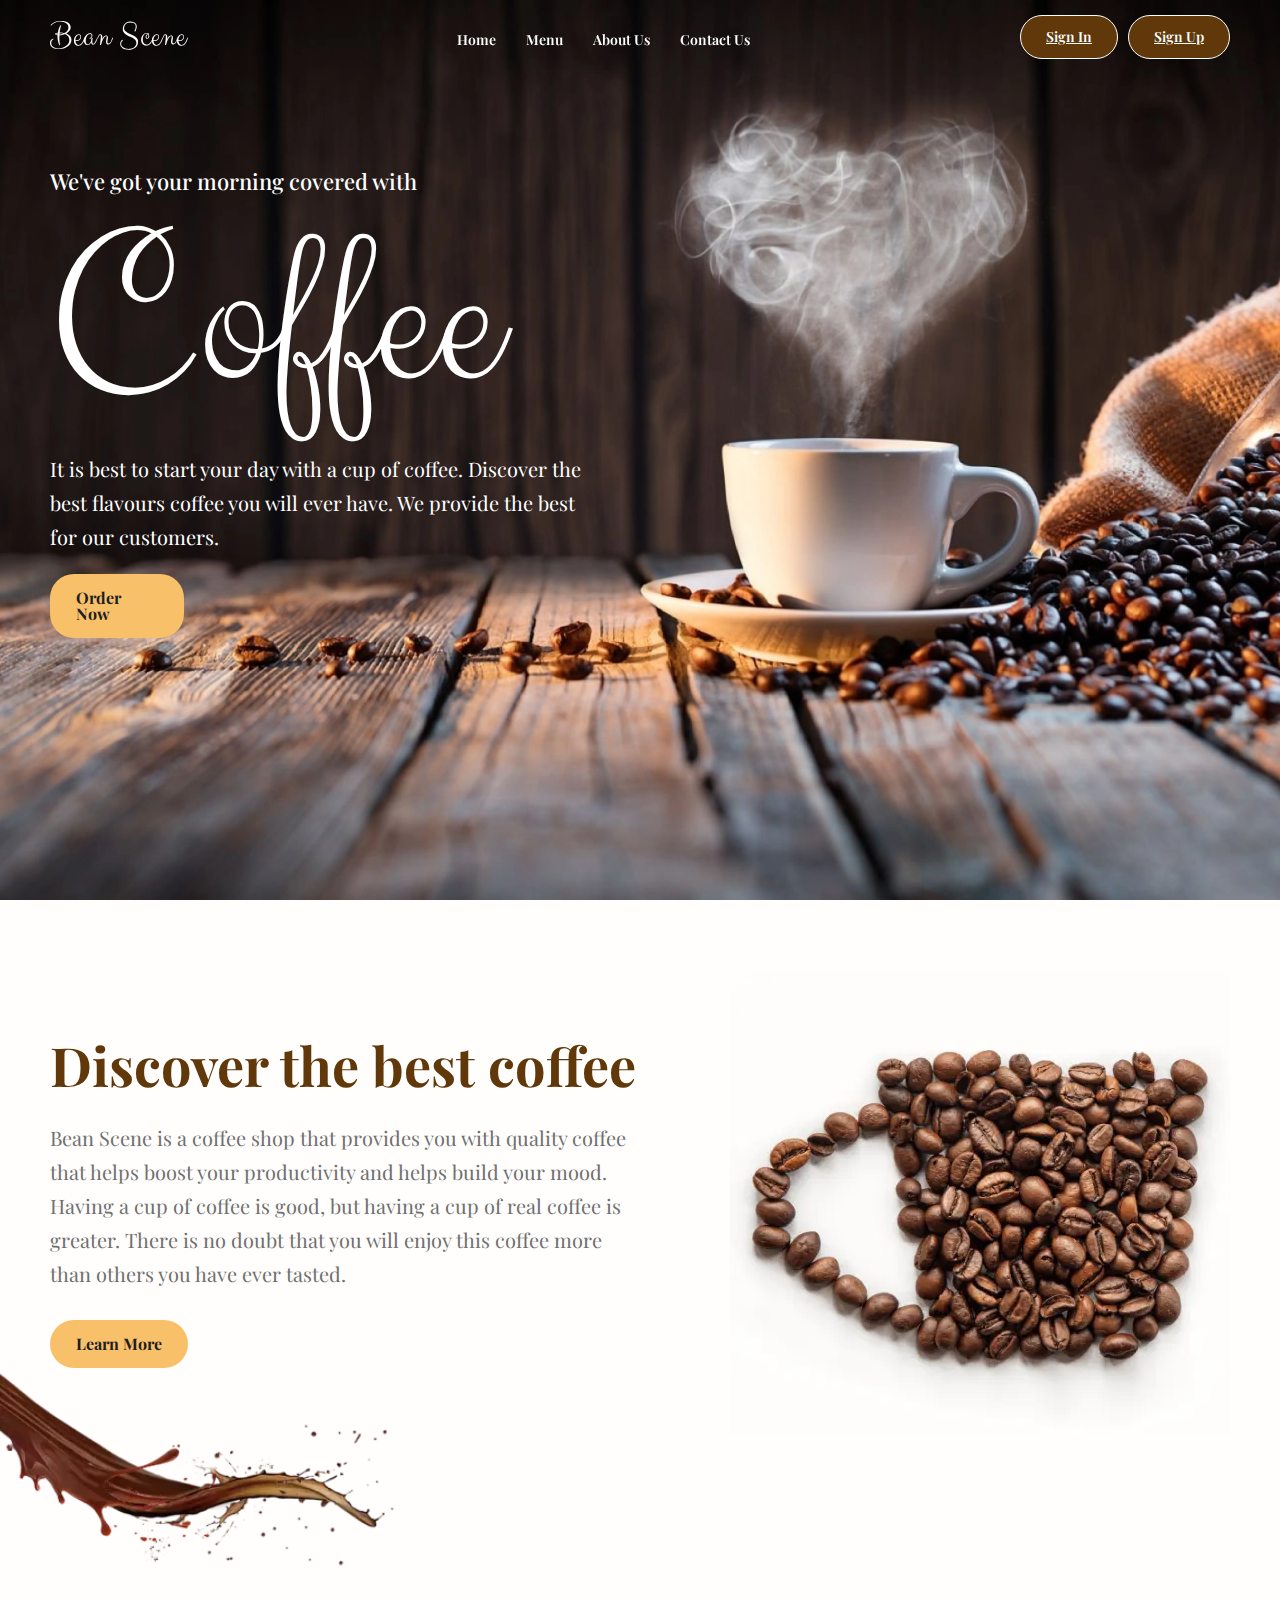
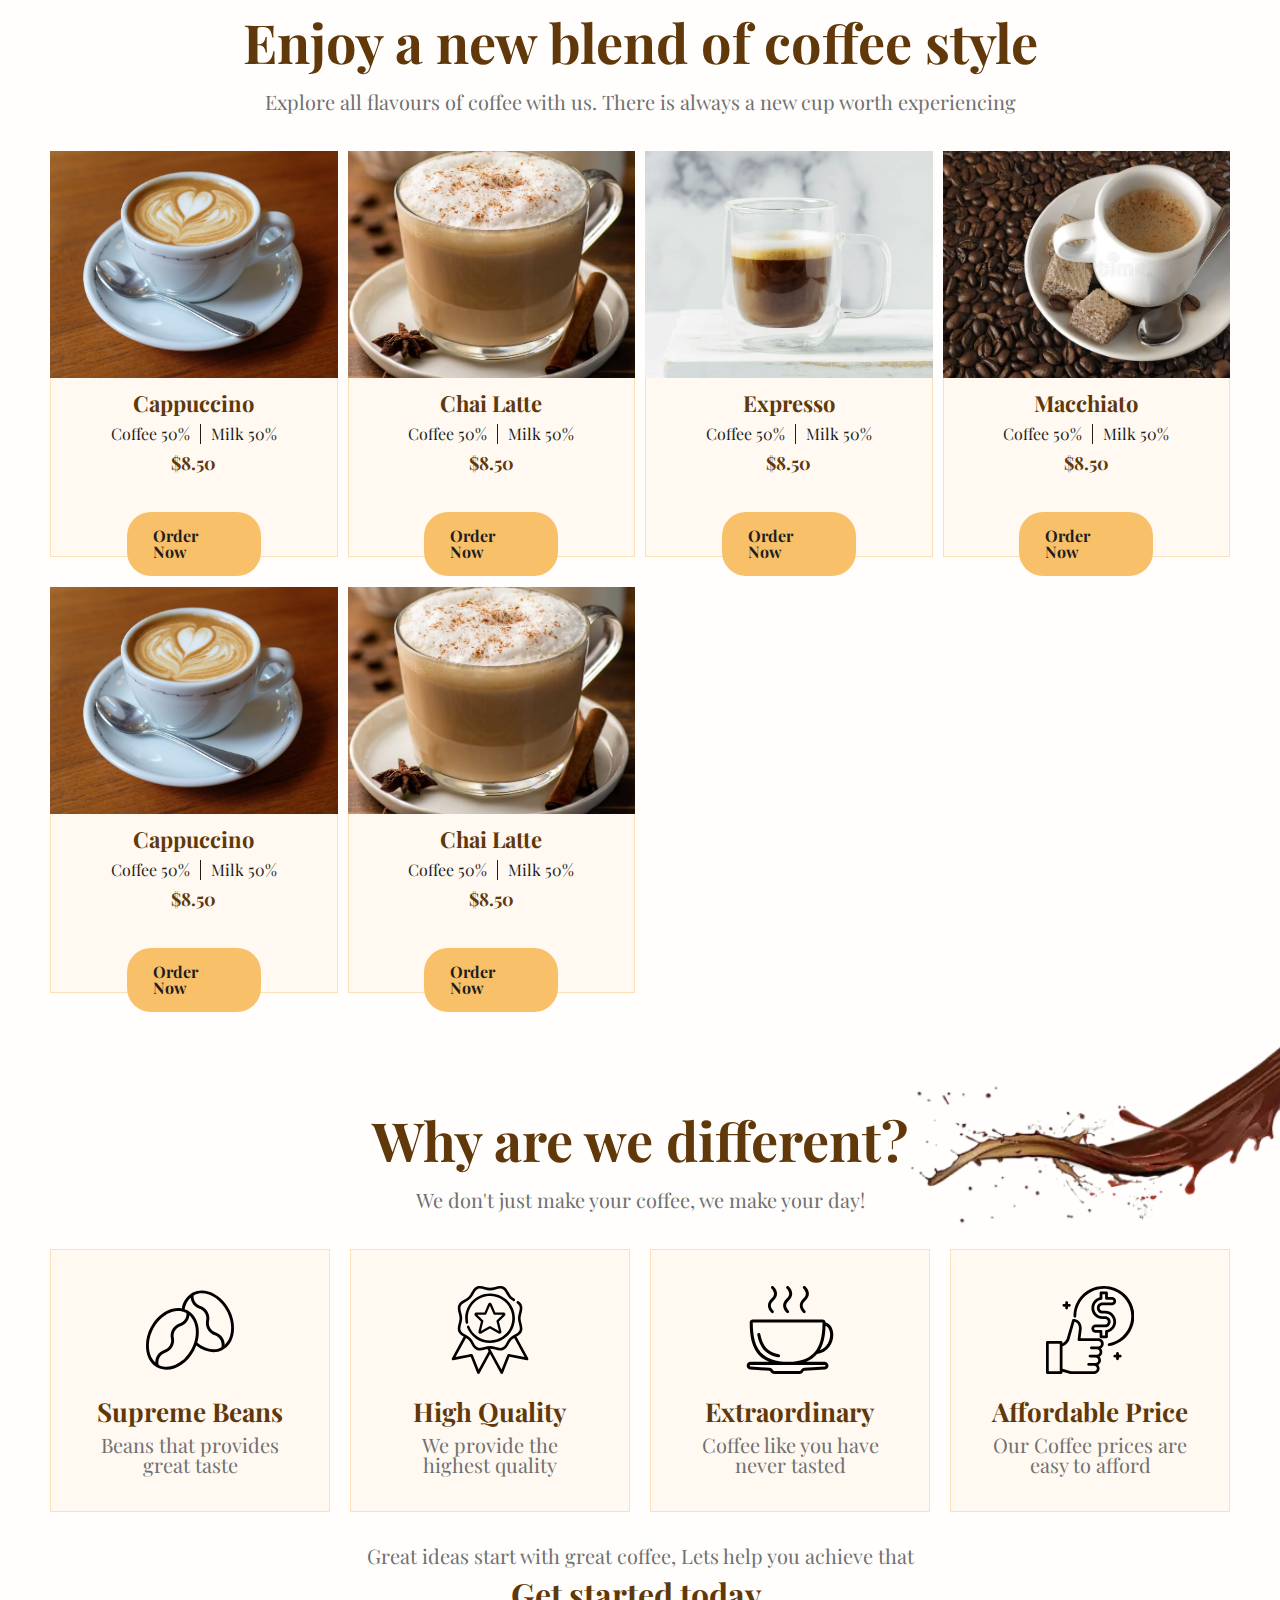
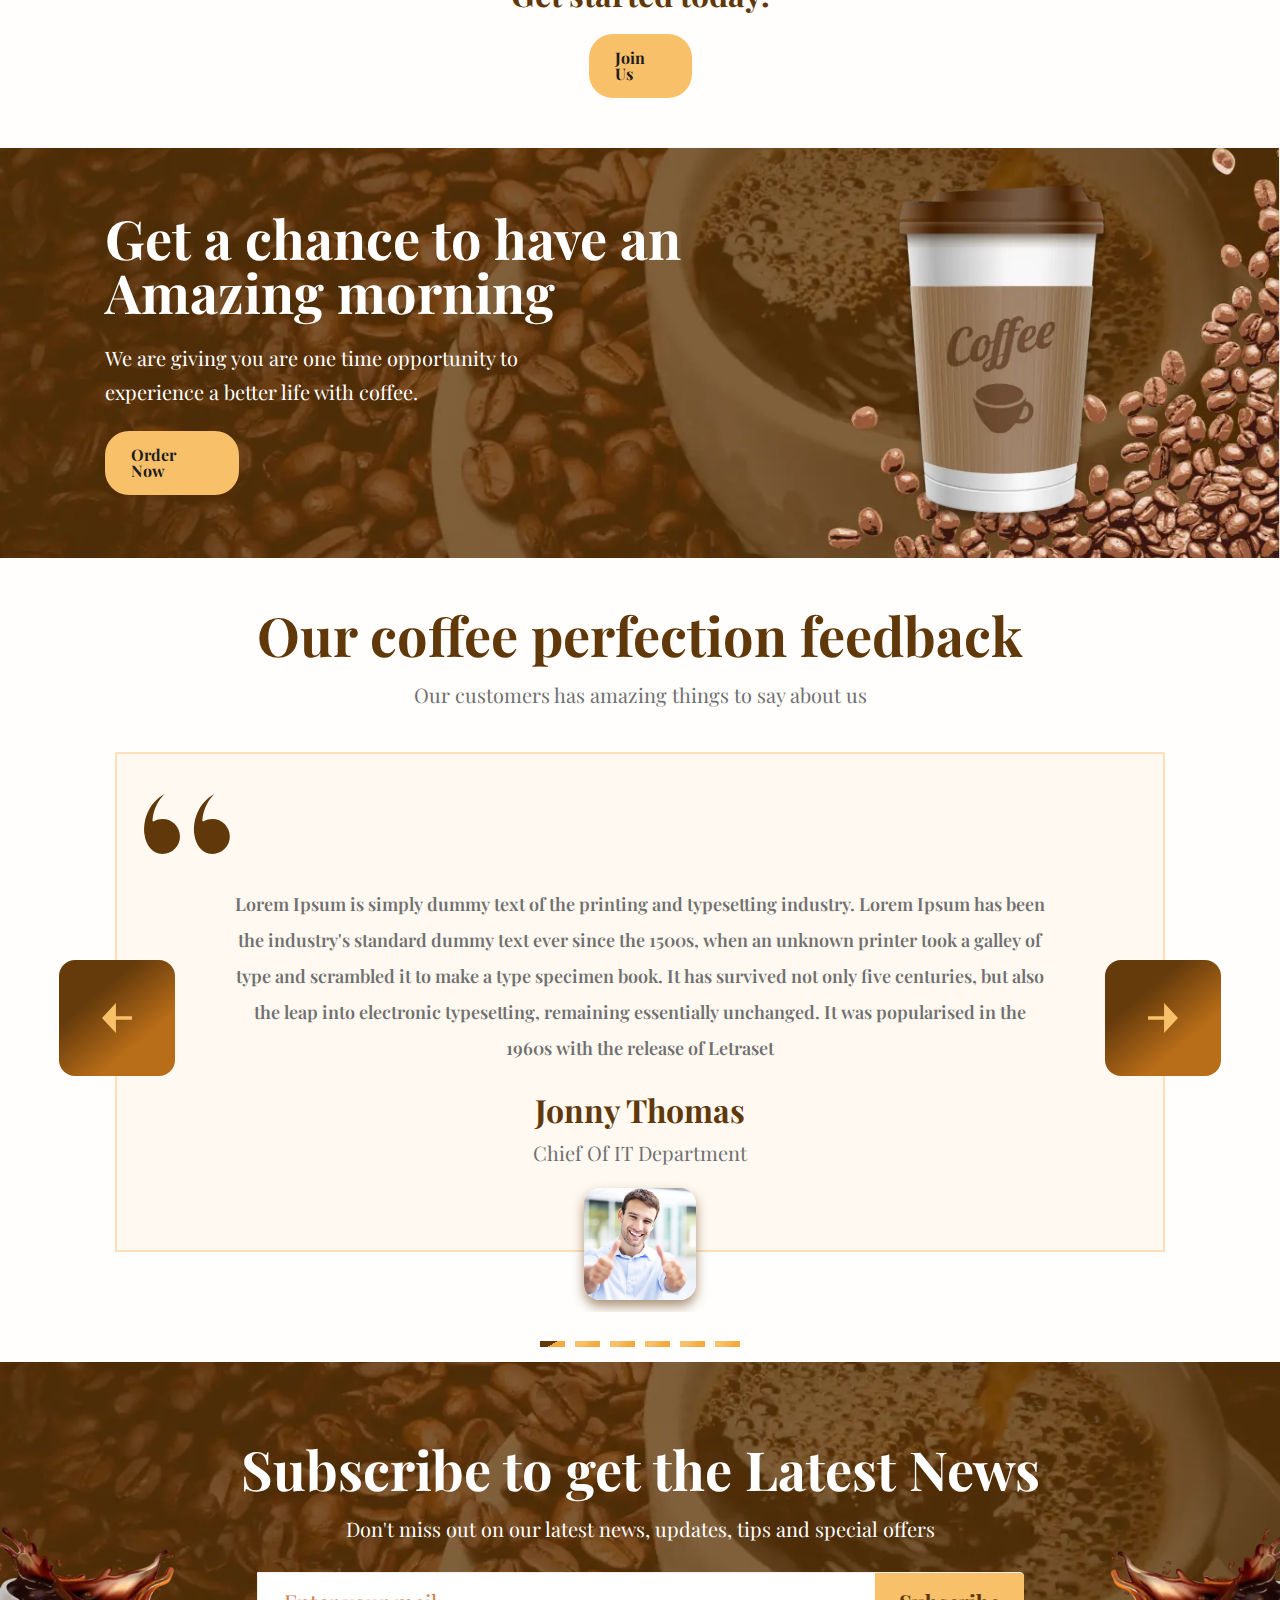
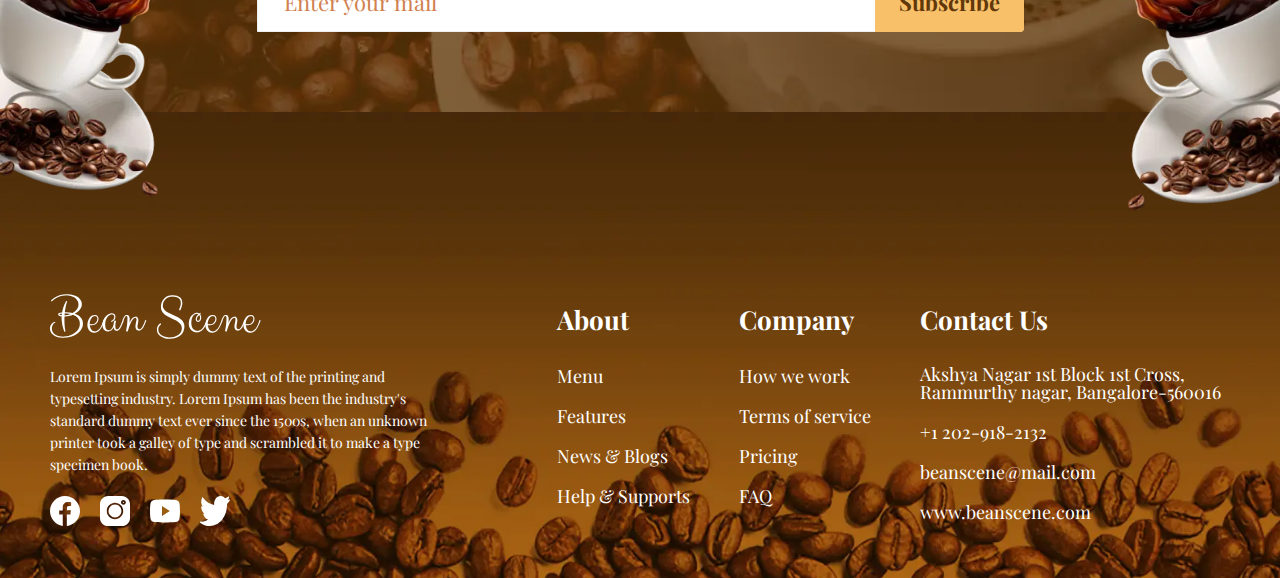
<file: index.html>
<!DOCTYPE html>
<html lang="en">

<head>
	<title>HomePage</title>
	<meta charset="UTF-8">
	<meta name="format-detection" content="telephone=no">
	<!-- <style>body{opacity: 0;}</style> -->
	<link rel="stylesheet" href="css/style.min.css?_v=20241115171300">
	<link rel="apple-touch-icon" sizes="180x180" href="img/favicons/apple-touch-icon.webp">
	<link rel="icon" type="image.webp" sizes="32x32" href="img/favicons/favicon-32x32.webp">
	<link rel="icon" type="image.webp" sizes="16x16" href="img/favicons/favicon-16x16.webp">
	<link rel="manifest" href="img/favicons/site.webmanifest">
	<link rel="mask-icon" href="img/favicons/safari-pinned-tab.svg" color="#5bbad5">
	<link rel="shortcut icon" href="img/favicons/favicon.ico">
	<meta name="msapplication-TileColor" content="#00aba9">
	<meta name="msapplication-config" content="img/favicons/browserconfig.xml">
	<meta name="theme-color" content="#ffffff">
	<!-- <meta name="robots" content="noindex, nofollow"> -->
	<meta name="viewport" content="width=device-width, initial-scale=1.0">
</head>

<body>
	<div class="wrapper">
		<header class="header">
			<div class="header__container">
				<div class="header__logo logo">
					<a href="#" class="logo__title-logo">Bean Scene</a>
				</div>
				<div class="header__menu menu">
					<nav class="menu__body">
						<ul class="menu__list">
							<li class="menu__item"><a href="home.html" class="menu__link">Home</a></li>
							<li class="menu__item"><a href="menu-page.html" class="menu__link">Menu</a></li>
							<li class="menu__item"><a href="about-us.html" class="menu__link">About Us</a></li>
							<li class="menu__item"><a href="contact-us.html" class="menu__link">Contact Us</a></li>
						</ul>
					</nav>
					<button type="button" class="menu__icon icon-menu"><span></span></button>
				</div>
				<div data-da=".menu__body,767.98" class=" header__signs signs">
					<button data-popup="#sign-in" type="button" class="signs__btn-sign-in">Sign In</button>
					<button data-popup="#sign-up" type="button" class="signs__btn-sign-up">Sign Up</button>
				</div>
			</div>
		</header>
		<div id="sign-in" aria-hidden="true" class="popup">
			<div class="popup__wrapper">
				<div class="popup__content">
					<button data-close type="button" class="popup__close">
						<svg width="23" height="23" viewBox="0 0 23 23" fill="none" xmlns="http://www.w3.org/2000/svg">
							<path opacity="0.850056" d="M1.73333 1.48883L21.5469 21.0288" stroke="#d1814f" stroke-linecap="square" />
							<path opacity="0.850056" d="M21.2667 1.48883L1.45309 21.0288" stroke="#d1814f" stroke-linecap="square" />
						</svg>
					</button>
					<div class="popup__text">
						<div class="popup__image-items">
							<div class="popup__image-item">
								<img src="img/header/sign-in.svg" alt="The icon of sign in" class="popup__image">
							</div>
						</div>
						<form action="#" class="popup__form-popup form-popup">
							<div class="form-popup__mail-input">
								<input data-error="Incorrect email entered" data-required="email" autocomplete="off" type="email" name="form[]" placeholder="Enter your email" class="input">
							</div>
							<div class="form-popup__line">
								<input autocomplete="off" type="password" name="form[]" value="12345678910" class="input">
								<button class="form-popup__viewpass" type="button"></button>
							</div>
							<button class="form-popup__btn-sign-in btn-sign-in" type="submit">Sign In</button>
						</form>
					</div>
				</div>
			</div>
		</div>
		<div id="sign-up" aria-hidden="true" class="popup">
			<div class="popup__wrapper">
				<div class="popup__content">
					<button data-close type="button" class="popup__close">
						<svg width="23" height="23" viewBox="0 0 23 23" fill="none" xmlns="http://www.w3.org/2000/svg">
							<path opacity="0.850056" d="M1.73333 1.48883L21.5469 21.0288" stroke="#d1814f" stroke-linecap="square" />
							<path opacity="0.850056" d="M21.2667 1.48883L1.45309 21.0288" stroke="#d1814f" stroke-linecap="square" />
						</svg>
					</button>
					<div class="popup__text">
						<div class="popup__image-items">
							<div class="popup__image-item">
								<img src="img/header/sign-up-cuate.svg" alt="The icon of sign in" class="popup__image">
							</div>
						</div>
						<form action="#" class="popup__form-popup form-popup">
							<div class="form-popup__user-input">
								<input data-error="Incorrect email entered" autocomplete="off" type="text" name="form[]" placeholder="User Name" class="input">
							</div>
							<div class="form-popup__mail-input">
								<input data-error="Incorrect email entered" data-required="email" autocomplete="off" type="email" name="form[]" placeholder="Enter your email" class="input">
							</div>
							<div class="form-popup__line">
								<input autocomplete="off" type="password" name="form[]" value="12345678910" class="input">
								<button class="form-popup__viewpass" type="button"></button>
							</div>
							<button class="form-popup__btn-sign-in btn-sign-in" type="submit">Sign Up</button>
						</form>
					</div>
				</div>
			</div>
		</div>
		<main class="page">
			<div class="coffee">
				<div class="coffee__main-bg">
					<img src="img/main/1-coffee/main-bg.webp" alt="The picture of cup of coffe and heart" class="coffee__image">
				</div>
				<div class="coffee__container">
					<div class="coffee__content">
						<div class="coffee__main-title">
							<h1>We've got your morning covered with</h1>
						</div>
						<div class="coffee__title">
							<h2>Coffee</h2>
						</div>
						<div class="coffee__text">
							<p>
								It is best to start your day with a cup of coffee. Discover the
								best flavours coffee you will ever have. We provide the best
								for our customers.
							</p>
						</div>
						<a href="#" class="coffee__btn-order btn-order">Order Now</a>
					</div>
				</div>
			</div>
			<div class="discover">
				<div class="discover__container">
					<div class="discover__content content">
						<div class="content__title">
							<h1>Discover the best coffee</h1>
						</div>
						<div class="content__text">
							<p>
								Bean Scene is a coffee shop that provides you with quality coffee that helps boost your
								productivity and helps build your mood. Having a cup of coffee is good, but having a cup of real
								coffee is greater. There is no doubt that you will enjoy this coffee more than others you have
								ever tasted.
							</p>
						</div>
						<a href="#" class="content__btn-order btn-order btn-learn">Learn More</a>
					</div>
					<div class="discover__image-items">
						<div class="discover__image-item">
							<img src="img/main/2-discover/cup-coffee-beans.webp" alt="The picture of cup of coffee from coffee beans" class="discover__image">
						</div>
					</div>
				</div>
			</div>
			<div class="enjoy">
				<div class="enjoy__container">
					<div class="enjoy__title title-center title-white">
						<div class="title-center__title">
							<h1>Enjoy a new blend of coffee style</h1>
						</div>
						<div class="title-center__text">
							<p>Explore all flavours of coffee with us. There is always a new cup worth experiencing</p>
						</div>
					</div>
					<div class="enjoy__cards-items">
						<div class="enjoy__card-item">
							<div class="card-enjoy">
								<div class="card-enjoy__image-items">
									<div class="card-enjoy__image-item">
										<img src="img/main/3-enjoy/capuchino.webp" alt="The picture of cup of capuchino" class="card-enjoy__image">
									</div>
								</div>
								<div class="card-enjoy__body">
									<div class="card-enjoy__title">
										<h2>Cappuccino</h2>
									</div>
									<div class="card-enjoy__coffee-milk-items">
										<div class="card-enjoy__title-coffee">
											<h3>Coffee 50%</h3>
										</div>
										<div class="card-enjoy__slash"></div>
										<div class="card-enjoy__title-milk">
											<h3>Milk 50%</h3>
										</div>
									</div>
									<span class="card-enjoy__price">$8.50</span>
									<a href="#" class="card-enjoy__btn-order btn-order btn-order-card">Order Now</a>
								</div>
							</div>
						</div>
						<div class="enjoy__card-item">
							<div class="card-enjoy">
								<div class="card-enjoy__image-items">
									<div class="card-enjoy__image-item">
										<img src="img/main/3-enjoy/chai-latte.webp" alt="The picture of cup of chai latte" class="card-enjoy__image">
									</div>
								</div>
								<div class="card-enjoy__body">
									<div class="card-enjoy__title">
										<h2>Chai Latte</h2>
									</div>
									<div class="card-enjoy__coffee-milk-items">
										<div class="card-enjoy__title-coffee">
											<h3>Coffee 50%</h3>
										</div>
										<div class="card-enjoy__slash"></div>
										<div class="card-enjoy__title-milk">
											<h3>Milk 50%</h3>
										</div>
									</div>
									<span class="card-enjoy__price">$8.50</span>
									<a href="#" class="card-enjoy__btn-order btn-order btn-order-card">Order Now</a>
								</div>
							</div>
						</div>
						<div class="enjoy__card-item">
							<div class="card-enjoy">
								<div class="card-enjoy__image-items">
									<div class="card-enjoy__image-item">
										<img src="img/main/3-enjoy/expresso.webp" alt="The picture of cup of expresso" class="card-enjoy__image">
									</div>
								</div>
								<div class="card-enjoy__body">
									<div class="card-enjoy__title">
										<h2>Expresso</h2>
									</div>
									<div class="card-enjoy__coffee-milk-items">
										<div class="card-enjoy__title-coffee">
											<h3>Coffee 50%</h3>
										</div>
										<div class="card-enjoy__slash"></div>
										<div class="card-enjoy__title-milk">
											<h3>Milk 50%</h3>
										</div>
									</div>
									<span class="card-enjoy__price">$8.50</span>
									<a href="#" class="card-enjoy__btn-order btn-order btn-order-card">Order Now</a>
								</div>
							</div>
						</div>
						<div class="enjoy__card-item">
							<div class="card-enjoy">
								<div class="card-enjoy__image-items">
									<div class="card-enjoy__image-item">
										<img src="img/main/3-enjoy/macchiato.webp" alt="The picture of cup of macchiato" class="card-enjoy__image">
									</div>
								</div>
								<div class="card-enjoy__body">
									<div class="card-enjoy__title">
										<h2>Macchiato</h2>
									</div>
									<div class="card-enjoy__coffee-milk-items">
										<div class="card-enjoy__title-coffee">
											<h3>Coffee 50%</h3>
										</div>
										<div class="card-enjoy__slash"></div>
										<div class="card-enjoy__title-milk">
											<h3>Milk 50%</h3>
										</div>
									</div>
									<span class="card-enjoy__price">$8.50</span>
									<a href="#" class="card-enjoy__btn-order btn-order btn-order-card">Order Now</a>
								</div>
							</div>
						</div>
						<div class="enjoy__card-item">
							<div class="card-enjoy">
								<div class="card-enjoy__image-items">
									<div class="card-enjoy__image-item">
										<img src="img/main/3-enjoy/capuchino.webp" alt="The picture of cup of capuchino" class="card-enjoy__image">
									</div>
								</div>
								<div class="card-enjoy__body">
									<div class="card-enjoy__title">
										<h2>Cappuccino</h2>
									</div>
									<div class="card-enjoy__coffee-milk-items">
										<div class="card-enjoy__title-coffee">
											<h3>Coffee 50%</h3>
										</div>
										<div class="card-enjoy__slash"></div>
										<div class="card-enjoy__title-milk">
											<h3>Milk 50%</h3>
										</div>
									</div>
									<span class="card-enjoy__price">$8.50</span>
									<a href="#" class="card-enjoy__btn-order btn-order btn-order-card">Order Now</a>
								</div>
							</div>
						</div>
						<div class="enjoy__card-item">
							<div class="card-enjoy">
								<div class="card-enjoy__image-items">
									<div class="card-enjoy__image-item">
										<img src="img/main/3-enjoy/chai-latte.webp" alt="The picture of cup of chai latte" class="card-enjoy__image">
									</div>
								</div>
								<div class="card-enjoy__body">
									<div class="card-enjoy__title">
										<h2>Chai Latte</h2>
									</div>
									<div class="card-enjoy__coffee-milk-items">
										<div class="card-enjoy__title-coffee">
											<h3>Coffee 50%</h3>
										</div>
										<div class="card-enjoy__slash"></div>
										<div class="card-enjoy__title-milk">
											<h3>Milk 50%</h3>
										</div>
									</div>
									<span class="card-enjoy__price">$8.50</span>
									<a href="#" class="card-enjoy__btn-order btn-order btn-order-card">Order Now</a>
								</div>
							</div>
						</div>
					</div>
				</div>
			</div>
			<div class="we-are">
				<div class="we-are__container">
					<div class="we-are__title title-center">
						<div class="title-center__title">
							<h1>Why are we different?</h1>
						</div>
						<div class="title-center__text">
							<p>We don't just make your coffee, we make your day!</p>
						</div>
					</div>
					<div class="we-are__cards-items">
						<div class="we-are__card-item">
							<div class="card-we-are">
								<div class="card-we-are__image-item">
									<img src="img/main/4-we-are/coffee-beans.svg" alt="The icon of coffee beans" class="card-we-are__image">
								</div>
								<div class="card-we-are__title">
									<h2>Supreme Beans</h2>
								</div>
								<div class="card-we-are__text">
									<p>Beans that provides great taste</p>
								</div>
							</div>
						</div>
						<div class="we-are__card-item">
							<div class="card-we-are">
								<div class="card-we-are__image-item">
									<img src="img/main/4-we-are/badge.svg" alt="The icon of high quality badge" class="card-we-are__image">
								</div>
								<div class="card-we-are__title">
									<h2>High Quality</h2>
								</div>
								<div class="card-we-are__text">
									<p>We provide the highest quality</p>
								</div>
							</div>
						</div>
						<div class="we-are__card-item">
							<div class="card-we-are">
								<div class="card-we-are__image-item">
									<img src="img/main/4-we-are/coffee-cup.svg" alt="The icon of cup of coffee" class="card-we-are__image">
								</div>
								<div class="card-we-are__title">
									<h2>Extraordinary</h2>
								</div>
								<div class="card-we-are__text">
									<p>Coffee like you have never tasted</p>
								</div>
							</div>
						</div>
						<div class="we-are__card-item">
							<div class="card-we-are">
								<div class="card-we-are__image-item">
									<img src="img/main/4-we-are/best-price.svg" alt="The icon of best price" class="card-we-are__image">
								</div>
								<div class="card-we-are__title">
									<h2>Affordable Price</h2>
								</div>
								<div class="card-we-are__text">
									<p>Our Coffee prices are easy to afford</p>
								</div>
							</div>
						</div>
					</div>
					<div class="we-are__get get">
						<div class="get__text">
							<p>Great ideas start with great coffee, Lets help you achieve that</p>
						</div>
						<div class="get__title">
							<h3>Get started today.</h3>
						</div>
					</div>
					<a href="#" class="get__btn-order btn-order btn-join">Join Us</a>
				</div>
			</div>
			<div class="amazing">
				<div class="amazing__image-item">
					<img src="img/main/5-amazing/group.webp" alt="The picture of cup of coffee on coffee beans" class="amazing__image">
				</div>
				<div class="amazing__container">
					<div class="amazing__body">
						<div class="amazing__content">
							<div class="amazing__title title-left">
								<div class="title-left__title">
									<h1>Get a chance to have an Amazing morning</h1>
								</div>
							</div>
							<div class="amazing__text">
								<p>We are giving you are one time opportunity to experience a better life with coffee.</p>
							</div>
							<a href="#" class="amazing__btn-order btn-order">Order Now</a>
						</div>
						<div class="amazing__pictures">
							<div class="amazing__picture">
								<img src="img/main/5-amazing/cup-1.webp" alt="The picture of cup coffee" class="amazing__image-cup">
							</div>
						</div>
					</div>
				</div>
			</div>
			<div class="feedback">
				<div class="feedback__container">
					<div class="feedback__title title-center">
						<div class="title-center__title">
							<h1>Our coffee perfection feedback</h1>
						</div>
						<div class="title-center__text">
							<p>Our customers has amazing things to say about us</p>
						</div>
					</div>
					<div class="feedback__slider swiper">
						<div class="feedback__wrapper swiper-wrapper">
							<div class="feedback__slide-feedback slide-feedback swiper-slide">
								<div class="slide-feedback__content">
									<div class="slide-feedback__quotes">
										<svg class="slide-feedback__quotes-icon">
											<use xlink:href="img/icons/icons.svg#quotes"></use>
										</svg>
									</div>
									<div class="slide-feedback__text">
										<p>
											Lorem Ipsum is simply dummy text of the printing and typesetting industry. Lorem
											Ipsum
											has been the industry's standard dummy text ever since the 1500s, when an unknown
											printer took a galley of type and scrambled it to make a type specimen book. It has
											survived not only five centuries, but also the leap into electronic typesetting,
											remaining essentially unchanged. It was popularised in the 1960s with the release of
											Letraset
										</p>
									</div>
									<div class="slide-feedback__title-name">
										<h2>Jonny Thomas</h2>
									</div>
									<span class="slide-feedback__subtitle">chief of IT Department</span>
									<div class="slide-feedback__image-items">
										<div class="slide-feedback__image-item">
											<img src="img/main/6-feedback/young-man-brunette.webp" alt="The picture of a young man" class="slide-feedback__image">
										</div>
									</div>
								</div>
							</div>
							<div class="feedback__slide-feedback slide-feedback swiper-slide">
								<div class="slide-feedback__content">
									<div class="slide-feedback__quotes">
										<svg class="slide-feedback__quotes-icon">
											<use xlink:href="img/icons/icons.svg#quotes"></use>
										</svg>
									</div>
									<div class="slide-feedback__text">
										<p>
											Lorem Ipsum is simply dummy text of the printing and typesetting industry. Lorem
											Ipsum
											has been the industry's standard dummy text ever since the 1500s, when an unknown
											printer took a galley of type and scrambled it to make a type specimen book. It has
											survived not only five centuries, but also the leap into electronic typesetting,
											remaining essentially unchanged. It was popularised in the 1960s with the release of
											Letraset
										</p>
									</div>
									<div class="slide-feedback__title-name">
										<h2>Jenifer Leslei</h2>
									</div>
									<span class="slide-feedback__subtitle">Executive Director</span>
									<div class="slide-feedback__image-items">
										<div class="slide-feedback__image-item">
											<img src="img/main/6-feedback/old-woman.webp" alt="The picture of a old woman" class="slide-feedback__image">
										</div>
									</div>
								</div>
							</div>
							<div class="feedback__slide-feedback slide-feedback swiper-slide">
								<div class="slide-feedback__content">
									<div class="slide-feedback__quotes">
										<svg class="slide-feedback__quotes-icon">
											<use xlink:href="img/icons/icons.svg#quotes"></use>
										</svg>
									</div>
									<div class="slide-feedback__text">
										<p>
											Lorem Ipsum is simply dummy text of the printing and typesetting industry. Lorem
											Ipsum
											has been the industry's standard dummy text ever since the 1500s, when an unknown
											printer took a galley of type and scrambled it to make a type specimen book. It has
											survived not only five centuries, but also the leap into electronic typesetting,
											remaining essentially unchanged. It was popularised in the 1960s with the release of
											Letraset
										</p>
									</div>
									<div class="slide-feedback__title-name">
										<h2>Thomas Frost</h2>
									</div>
									<span class="slide-feedback__subtitle">PR Manager</span>
									<div class="slide-feedback__image-items">
										<div class="slide-feedback__image-item">
											<img src="img/main/6-feedback/old-man.webp" alt="The picture of a old man" class="slide-feedback__image">
										</div>
									</div>
								</div>
							</div>
							<div class="feedback__slide-feedback slide-feedback swiper-slide">
								<div class="slide-feedback__content">
									<div class="slide-feedback__quotes">
										<svg class="slide-feedback__quotes-icon">
											<use xlink:href="img/icons/icons.svg#quotes"></use>
										</svg>
									</div>
									<div class="slide-feedback__text">
										<p>
											Lorem Ipsum is simply dummy text of the printing and typesetting industry. Lorem
											Ipsum
											has been the industry's standard dummy text ever since the 1500s, when an unknown
											printer took a galley of type and scrambled it to make a type specimen book. It has
											survived not only five centuries, but also the leap into electronic typesetting,
											remaining essentially unchanged. It was popularised in the 1960s with the release of
											Letraset
										</p>
									</div>
									<div class="slide-feedback__title-name">
										<h2>Diana Hamsfilth</h2>
									</div>
									<span class="slide-feedback__subtitle">beauty salon employee</span>
									<div class="slide-feedback__image-items">
										<div class="slide-feedback__image-item">
											<img src="img/main/6-feedback/young-woman.webp" alt="The picture of a young woman" class="slide-feedback__image">
										</div>
									</div>
								</div>
							</div>
							<div class="feedback__slide-feedback slide-feedback swiper-slide">
								<div class="slide-feedback__content">
									<div class="slide-feedback__quotes">
										<svg class="slide-feedback__quotes-icon">
											<use xlink:href="img/icons/icons.svg#quotes"></use>
										</svg>
									</div>
									<div class="slide-feedback__text">
										<p>
											Lorem Ipsum is simply dummy text of the printing and typesetting industry. Lorem
											Ipsum
											has been the industry's standard dummy text ever since the 1500s, when an unknown
											printer took a galley of type and scrambled it to make a type specimen book. It has
											survived not only five centuries, but also the leap into electronic typesetting,
											remaining essentially unchanged. It was popularised in the 1960s with the release of
											Letraset
										</p>
									</div>
									<div class="slide-feedback__title-name">
										<h2>Helen Brokovich</h2>
									</div>
									<span class="slide-feedback__subtitle">chief journalist</span>
									<div class="slide-feedback__image-items">
										<div class="slide-feedback__image-item">
											<img src="img/main/6-feedback/young-woman-1.webp" alt="The picture of a young woman" class="slide-feedback__image">
										</div>
									</div>
								</div>
							</div>
							<div class="feedback__slide-feedback slide-feedback swiper-slide">
								<div class="slide-feedback__content">
									<div class="slide-feedback__quotes">
										<svg class="slide-feedback__quotes-icon">
											<use xlink:href="img/icons/icons.svg#quotes"></use>
										</svg>
									</div>
									<div class="slide-feedback__text">
										<p>
											Lorem Ipsum is simply dummy text of the printing and typesetting industry. Lorem
											Ipsum
											has been the industry's standard dummy text ever since the 1500s, when an unknown
											printer took a galley of type and scrambled it to make a type specimen book. It has
											survived not only five centuries, but also the leap into electronic typesetting,
											remaining essentially unchanged. It was popularised in the 1960s with the release of
											Letraset
										</p>
									</div>
									<div class="slide-feedback__title-name">
										<h2>Matthew Stownwood</h2>
									</div>
									<span class="slide-feedback__subtitle">Project Manager</span>
									<div class="slide-feedback__image-items">
										<div class="slide-feedback__image-item">
											<img src="img/main/6-feedback/old-man-1.webp" alt="The picture of a old man" class="slide-feedback__image">
										</div>
									</div>
								</div>
							</div>
						</div>
						<div class="feedback__dotts-pagination"></div>
						<div class="feedback__controlls">
							<button type="button" class="feedback__arrow feedback__arrow--left">
								<svg class="feedback__arrow-left-icon">
									<use xlink:href="img/icons/icons.svg#left-arrow"></use>
								</svg>
							</button>
							<button type="button" class="feedback__arrow feedback__arrow--right">
								<svg class="feedback__arrow-right-icon">
									<use xlink:href="img/icons/icons.svg#right-arrow"></use>
								</svg>
							</button>
						</div>
					</div>
				</div>
			</div>
			<div class="news">
				<div class="news__image-item">
					<img src="img/main/7-news/main-bg.webp" alt="The picture of cup coffee" class="news__image">
				</div>
				<div class="news__container">
					<div class="news__title title-white">
						<div class="title-white__title">
							<h1>Subscribe to get the Latest News</h1>
						</div>
						<div class="title-white__text">
							<p>Don't miss out on our latest news, updates, tips and special offers</p>
						</div>
					</div>
					<form method="post" action="#" class="news__form form">
						<div class="form__mail-input">
							<input data-error="Incorrect email entered" data-required="email" autocomplete="off" type="email" name="form[]" placeholder="Enter your mail" class="input">
						</div>
						<button class="form__subscribe" type="submit">Subscribe</button>
					</form>
				</div>
			</div>
		</main>
		<footer class="footer">
			<div class="footer__main-bg-footer">
				<img src="img/footer/footer-bg.webp" alt="The picture of coffee beans" class="footer__image">
			</div>
			<div class="footer__container">
				<div class="footer__info-items info-items">
					<a href="#" class="info-items__logo-title">Bean Scene</a>
					<div class="info-items__text">
						<p>
							Lorem Ipsum is simply dummy text of the printing and typesetting industry. Lorem Ipsum has been the
							industry's standard dummy text ever since the 1500s, when an unknown printer took a galley of type and
							scrambled it to make a type specimen book.
						</p>
					</div>
					<ul class="info-items__list">
						<li><a href="https://facebook.com/" class="info-items__link">
								<svg class="info-items__facebook-icon">
									<use xlink:href="img/icons/icons.svg#facebook"></use>
								</svg>
							</a>
						</li>
						<li>
							<a href="https://www.instagram.com/" class="info-items__link">
								<svg class="info-items__instagram-icon">
									<use xlink:href="img/icons/icons.svg#instagram"></use>
								</svg>
							</a>
						</li>
						<li>
							<a href="https://www.youtube.com/" class="info-items__link">
								<svg class="info-items__youtube-icon">
									<use xlink:href="img/icons/icons.svg#youtube"></use>
								</svg>
							</a>
						</li>
						<li>
							<a href="https://twitter.com/" class="info-items__link">
								<svg class="info-items__twitter-icon">
									<use xlink:href="img/icons/icons.svg#twitter"></use>
								</svg>
							</a>
						</li>
					</ul>
				</div>
				<div class="footer__widget-item widget-item">
					<div class="widget-item__about-item">
						<div class="widget-item__title">
							<h1>About</h1>
						</div>
						<ul class="widget-item__list">
							<li><a href="#" class="widget-item__link">Menu</a></li>
							<li><a href="#" class="widget-item__link">Features</a></li>
							<li><a href="#" class="widget-item__link">News & Blogs</a></li>
							<li><a href="#" class="widget-item__link">Help & Supports</a></li>
						</ul>
					</div>
					<div class="widget-item__company-item">
						<div class="widget-item__title">
							<h1>Company</h1>
						</div>
						<ul class="widget-item__list">
							<li><a href="#" class="widget-item__link">How we work</a></li>
							<li><a href="#" class="widget-item__link">Terms of service</a></li>
							<li><a href="#" class="widget-item__link">Pricing</a></li>
							<li><a href="#" class="widget-item__link">FAQ</a></li>
						</ul>
					</div>
					<div class="widget-item__contact-item">
						<div class="widget-item__title">
							<h1>Contact Us</h1>
						</div>
						<ul class="widget-item__list">
							<li>
								<p class="widget-item__text">Akshya Nagar 1st Block 1st Cross, Rammurthy nagar, Bangalore-560016</p>
							</li>
							<li><a href="tel:12029182132" class="widget-item__link">+1 202-918-2132</a></li>
							<li><a href="mailto:beanscene@mail.com" class="widget-item__link">beanscene@mail.com</a></li>
							<li><a href="https://www.beanscene.com/" class="widget-item__link">www.beanscene.com</a></li>
						</ul>
					</div>
				</div>
			</div>
		</footer>
	</div>
	<script src="js/app.min.js?_v=20241115171300"></script>
</body>

</html>
</file>
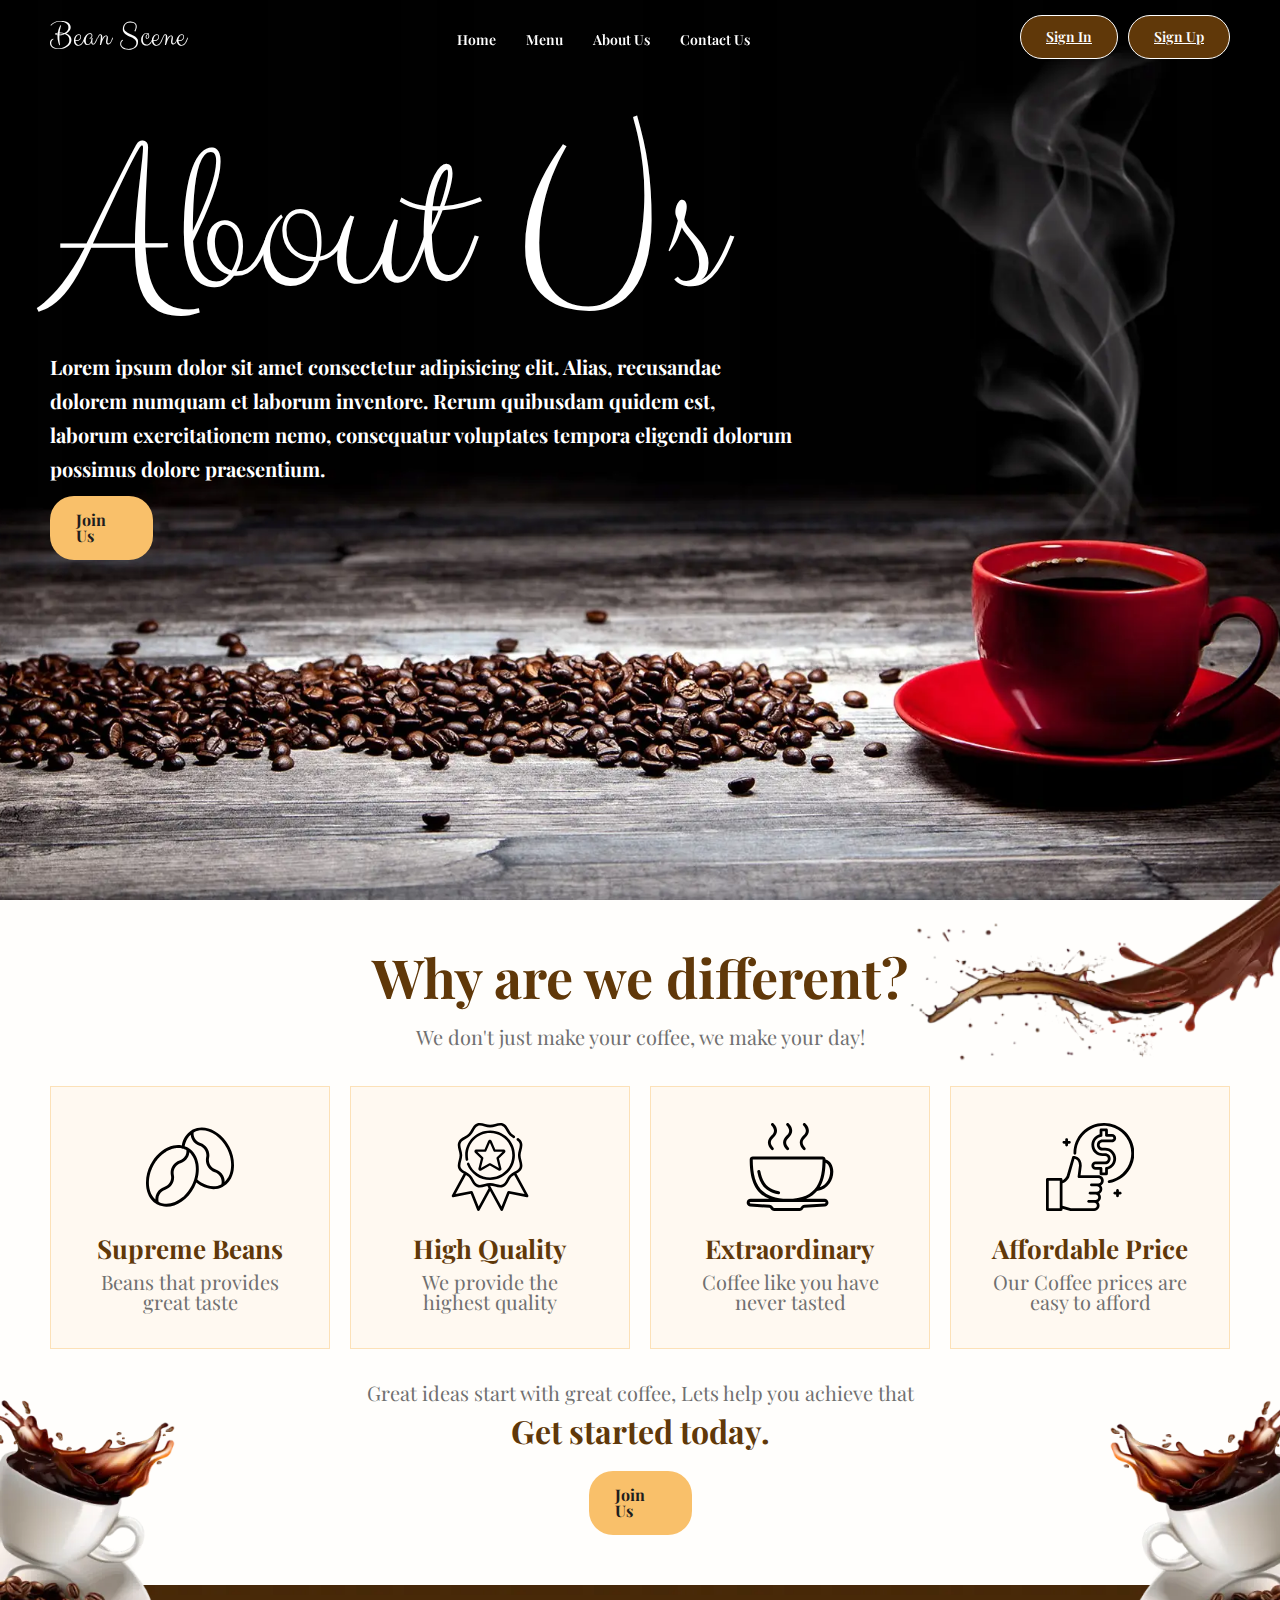
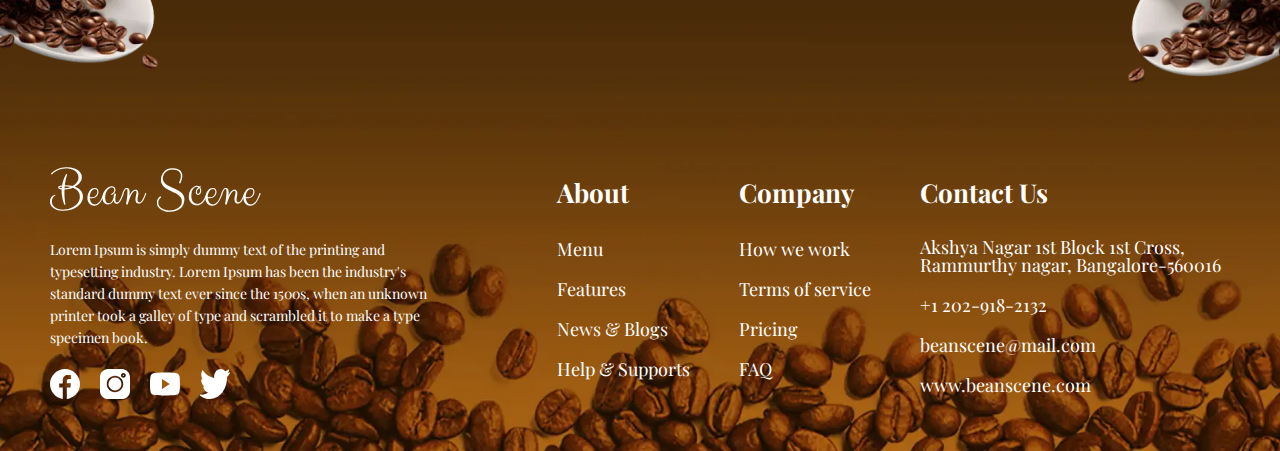
<file: about-us.html>
<!DOCTYPE html>
<html lang="en">

<head>
	<title>HomePage</title>
	<meta charset="UTF-8">
	<meta name="format-detection" content="telephone=no">
	<!-- <style>body{opacity: 0;}</style> -->
	<link rel="stylesheet" href="css/style.min.css?_v=20240810165707">
	<link rel="apple-touch-icon" sizes="180x180" href="img/favicons/apple-touch-icon.webp">
	<link rel="icon" type="image.webp" sizes="32x32" href="img/favicons/favicon-32x32.webp">
	<link rel="icon" type="image.webp" sizes="16x16" href="img/favicons/favicon-16x16.webp">
	<link rel="manifest" href="img/favicons/site.webmanifest">
	<link rel="mask-icon" href="img/favicons/safari-pinned-tab.svg" color="#5bbad5">
	<link rel="shortcut icon" href="img/favicons/favicon.ico">
	<meta name="msapplication-TileColor" content="#00aba9">
	<meta name="msapplication-config" content="img/favicons/browserconfig.xml">
	<meta name="theme-color" content="#ffffff">
	<!-- <meta name="robots" content="noindex, nofollow"> -->
	<meta name="viewport" content="width=device-width, initial-scale=1.0">
</head>

<body>
	<div class="wrapper">
		<header class="header">
			<div class="header__container">
				<div class="header__logo logo">
					<a href="#" class="logo__title-logo">Bean Scene</a>
				</div>
				<div class="header__menu menu">
					<nav class="menu__body">
						<ul class="menu__list">
							<li class="menu__item"><a href="home.html" class="menu__link">Home</a></li>
							<li class="menu__item"><a href="menu-page.html" class="menu__link">Menu</a></li>
							<li class="menu__item"><a href="about-us.html" class="menu__link">About Us</a></li>
							<li class="menu__item"><a href="contact-us.html" class="menu__link">Contact Us</a></li>
						</ul>
					</nav>
					<button type="button" class="menu__icon icon-menu"><span></span></button>
				</div>
				<div data-da=".menu__body,767.98" class=" header__signs signs">
					<button data-popup="#sign-in" type="button" class="signs__btn-sign-in">Sign In</button>
					<button data-popup="#sign-up" type="button" class="signs__btn-sign-up">Sign Up</button>
				</div>
			</div>
		</header>
		<div id="sign-in" aria-hidden="true" class="popup">
			<div class="popup__wrapper">
				<div class="popup__content">
					<button data-close type="button" class="popup__close">
						<svg width="23" height="23" viewBox="0 0 23 23" fill="none" xmlns="http://www.w3.org/2000/svg">
							<path opacity="0.850056" d="M1.73333 1.48883L21.5469 21.0288" stroke="#d1814f" stroke-linecap="square" />
							<path opacity="0.850056" d="M21.2667 1.48883L1.45309 21.0288" stroke="#d1814f" stroke-linecap="square" />
						</svg>
					</button>
					<div class="popup__text">
						<div class="popup__image-items">
							<div class="popup__image-item">
								<img src="img/header/sign-in.svg" alt="The icon of sign in" class="popup__image">
							</div>
						</div>
						<form action="#" class="popup__form-popup form-popup">
							<div class="form-popup__mail-input">
								<input data-error="Incorrect email entered" data-required="email" autocomplete="off" type="email" name="form[]" placeholder="Enter your email" class="input">
							</div>
							<div class="form-popup__line">
								<input autocomplete="off" type="password" name="form[]" value="12345678910" class="input">
								<button class="form-popup__viewpass" type="button"></button>
							</div>
							<button class="form-popup__btn-sign-in btn-sign-in" type="submit">Sign In</button>
						</form>
					</div>
				</div>
			</div>
		</div>
		<div id="sign-up" aria-hidden="true" class="popup">
			<div class="popup__wrapper">
				<div class="popup__content">
					<button data-close type="button" class="popup__close">
						<svg width="23" height="23" viewBox="0 0 23 23" fill="none" xmlns="http://www.w3.org/2000/svg">
							<path opacity="0.850056" d="M1.73333 1.48883L21.5469 21.0288" stroke="#d1814f" stroke-linecap="square" />
							<path opacity="0.850056" d="M21.2667 1.48883L1.45309 21.0288" stroke="#d1814f" stroke-linecap="square" />
						</svg>
					</button>
					<div class="popup__text">
						<div class="popup__image-items">
							<div class="popup__image-item">
								<img src="img/header/sign-up-cuate.svg" alt="The icon of sign in" class="popup__image">
							</div>
						</div>
						<form action="#" class="popup__form-popup form-popup">
							<div class="form-popup__user-input">
								<input data-error="Incorrect email entered" autocomplete="off" type="text" name="form[]" placeholder="User Name" class="input">
							</div>
							<div class="form-popup__mail-input">
								<input data-error="Incorrect email entered" data-required="email" autocomplete="off" type="email" name="form[]" placeholder="Enter your email" class="input">
							</div>
							<div class="form-popup__line">
								<input autocomplete="off" type="password" name="form[]" value="12345678910" class="input">
								<button class="form-popup__viewpass" type="button"></button>
							</div>
							<button class="form-popup__btn-sign-in btn-sign-in" type="submit">Sign Up</button>
						</form>
					</div>
				</div>
			</div>
		</div>
		<main class="about-us-page">
			<div class="about-us">
				<div class="about-us__image-item">
					<img src="img/main/bg-main/about-1.webp" alt="The picture of coffee beans and red cup coffee" class="about-us__image">
				</div>
				<div class="about-us__container">
					<div class="about-us__content">
						<div class="about-us__title-right title-right">
							<div class="title-right__title">
								<h1>About Us</h1>
							</div>
							<div class="title-right__text">
								<p>Lorem ipsum dolor sit amet consectetur adipisicing elit. Alias, recusandae dolorem numquam et
									laborum inventore. Rerum quibusdam quidem est, laborum exercitationem nemo, consequatur
									voluptates tempora eligendi dolorum possimus dolore praesentium.</p>
							</div>
							<a href="#" class="about-us__btn-order btn-order btn-join">Join Us</a>
						</div>
					</div>
				</div>
			</div>
			<div class="we-are">
				<div class="we-are__container">
					<div class="we-are__title title-center">
						<div class="title-center__title">
							<h1>Why are we different?</h1>
						</div>
						<div class="title-center__text">
							<p>We don't just make your coffee, we make your day!</p>
						</div>
					</div>
					<div class="we-are__cards-items">
						<div class="we-are__card-item">
							<div class="card-we-are">
								<div class="card-we-are__image-item">
									<img src="img/main/4-we-are/coffee-beans.svg" alt="The icon of coffee beans" class="card-we-are__image">
								</div>
								<div class="card-we-are__title">
									<h2>Supreme Beans</h2>
								</div>
								<div class="card-we-are__text">
									<p>Beans that provides great taste</p>
								</div>
							</div>
						</div>
						<div class="we-are__card-item">
							<div class="card-we-are">
								<div class="card-we-are__image-item">
									<img src="img/main/4-we-are/badge.svg" alt="The icon of high quality badge" class="card-we-are__image">
								</div>
								<div class="card-we-are__title">
									<h2>High Quality</h2>
								</div>
								<div class="card-we-are__text">
									<p>We provide the highest quality</p>
								</div>
							</div>
						</div>
						<div class="we-are__card-item">
							<div class="card-we-are">
								<div class="card-we-are__image-item">
									<img src="img/main/4-we-are/coffee-cup.svg" alt="The icon of cup of coffee" class="card-we-are__image">
								</div>
								<div class="card-we-are__title">
									<h2>Extraordinary</h2>
								</div>
								<div class="card-we-are__text">
									<p>Coffee like you have never tasted</p>
								</div>
							</div>
						</div>
						<div class="we-are__card-item">
							<div class="card-we-are">
								<div class="card-we-are__image-item">
									<img src="img/main/4-we-are/best-price.svg" alt="The icon of best price" class="card-we-are__image">
								</div>
								<div class="card-we-are__title">
									<h2>Affordable Price</h2>
								</div>
								<div class="card-we-are__text">
									<p>Our Coffee prices are easy to afford</p>
								</div>
							</div>
						</div>
					</div>
					<div class="we-are__get get">
						<div class="get__text">
							<p>Great ideas start with great coffee, Lets help you achieve that</p>
						</div>
						<div class="get__title">
							<h3>Get started today.</h3>
						</div>
					</div>
					<a href="#" class="get__btn-order btn-order btn-join">Join Us</a>
				</div>
			</div>
		</main>
		<footer class="footer">
			<div class="footer__main-bg-footer">
				<img src="img/footer/footer-bg.webp" alt="The picture of coffee beans" class="footer__image">
			</div>
			<div class="footer__container">
				<div class="footer__info-items info-items">
					<a href="#" class="info-items__logo-title">Bean Scene</a>
					<div class="info-items__text">
						<p>
							Lorem Ipsum is simply dummy text of the printing and typesetting industry. Lorem Ipsum has been the
							industry's standard dummy text ever since the 1500s, when an unknown printer took a galley of type and
							scrambled it to make a type specimen book.
						</p>
					</div>
					<ul class="info-items__list">
						<li><a href="https://facebook.com/" class="info-items__link">
								<svg class="info-items__facebook-icon">
									<use xlink:href="img/icons/icons.svg#facebook"></use>
								</svg>
							</a>
						</li>
						<li>
							<a href="https://www.instagram.com/" class="info-items__link">
								<svg class="info-items__instagram-icon">
									<use xlink:href="img/icons/icons.svg#instagram"></use>
								</svg>
							</a>
						</li>
						<li>
							<a href="https://www.youtube.com/" class="info-items__link">
								<svg class="info-items__youtube-icon">
									<use xlink:href="img/icons/icons.svg#youtube"></use>
								</svg>
							</a>
						</li>
						<li>
							<a href="https://twitter.com/" class="info-items__link">
								<svg class="info-items__twitter-icon">
									<use xlink:href="img/icons/icons.svg#twitter"></use>
								</svg>
							</a>
						</li>
					</ul>
				</div>
				<div class="footer__widget-item widget-item">
					<div class="widget-item__about-item">
						<div class="widget-item__title">
							<h1>About</h1>
						</div>
						<ul class="widget-item__list">
							<li><a href="#" class="widget-item__link">Menu</a></li>
							<li><a href="#" class="widget-item__link">Features</a></li>
							<li><a href="#" class="widget-item__link">News & Blogs</a></li>
							<li><a href="#" class="widget-item__link">Help & Supports</a></li>
						</ul>
					</div>
					<div class="widget-item__company-item">
						<div class="widget-item__title">
							<h1>Company</h1>
						</div>
						<ul class="widget-item__list">
							<li><a href="#" class="widget-item__link">How we work</a></li>
							<li><a href="#" class="widget-item__link">Terms of service</a></li>
							<li><a href="#" class="widget-item__link">Pricing</a></li>
							<li><a href="#" class="widget-item__link">FAQ</a></li>
						</ul>
					</div>
					<div class="widget-item__contact-item">
						<div class="widget-item__title">
							<h1>Contact Us</h1>
						</div>
						<ul class="widget-item__list">
							<li>
								<p class="widget-item__text">Akshya Nagar 1st Block 1st Cross, Rammurthy nagar, Bangalore-560016</p>
							</li>
							<li><a href="tel:12029182132" class="widget-item__link">+1 202-918-2132</a></li>
							<li><a href="mailto:beanscene@mail.com" class="widget-item__link">beanscene@mail.com</a></li>
							<li><a href="https://www.beanscene.com/" class="widget-item__link">www.beanscene.com</a></li>
						</ul>
					</div>
				</div>
			</div>
		</footer>
	</div>
	<script src="js/app.min.js?_v=20240810165707"></script>
</body>

</html>
</file>
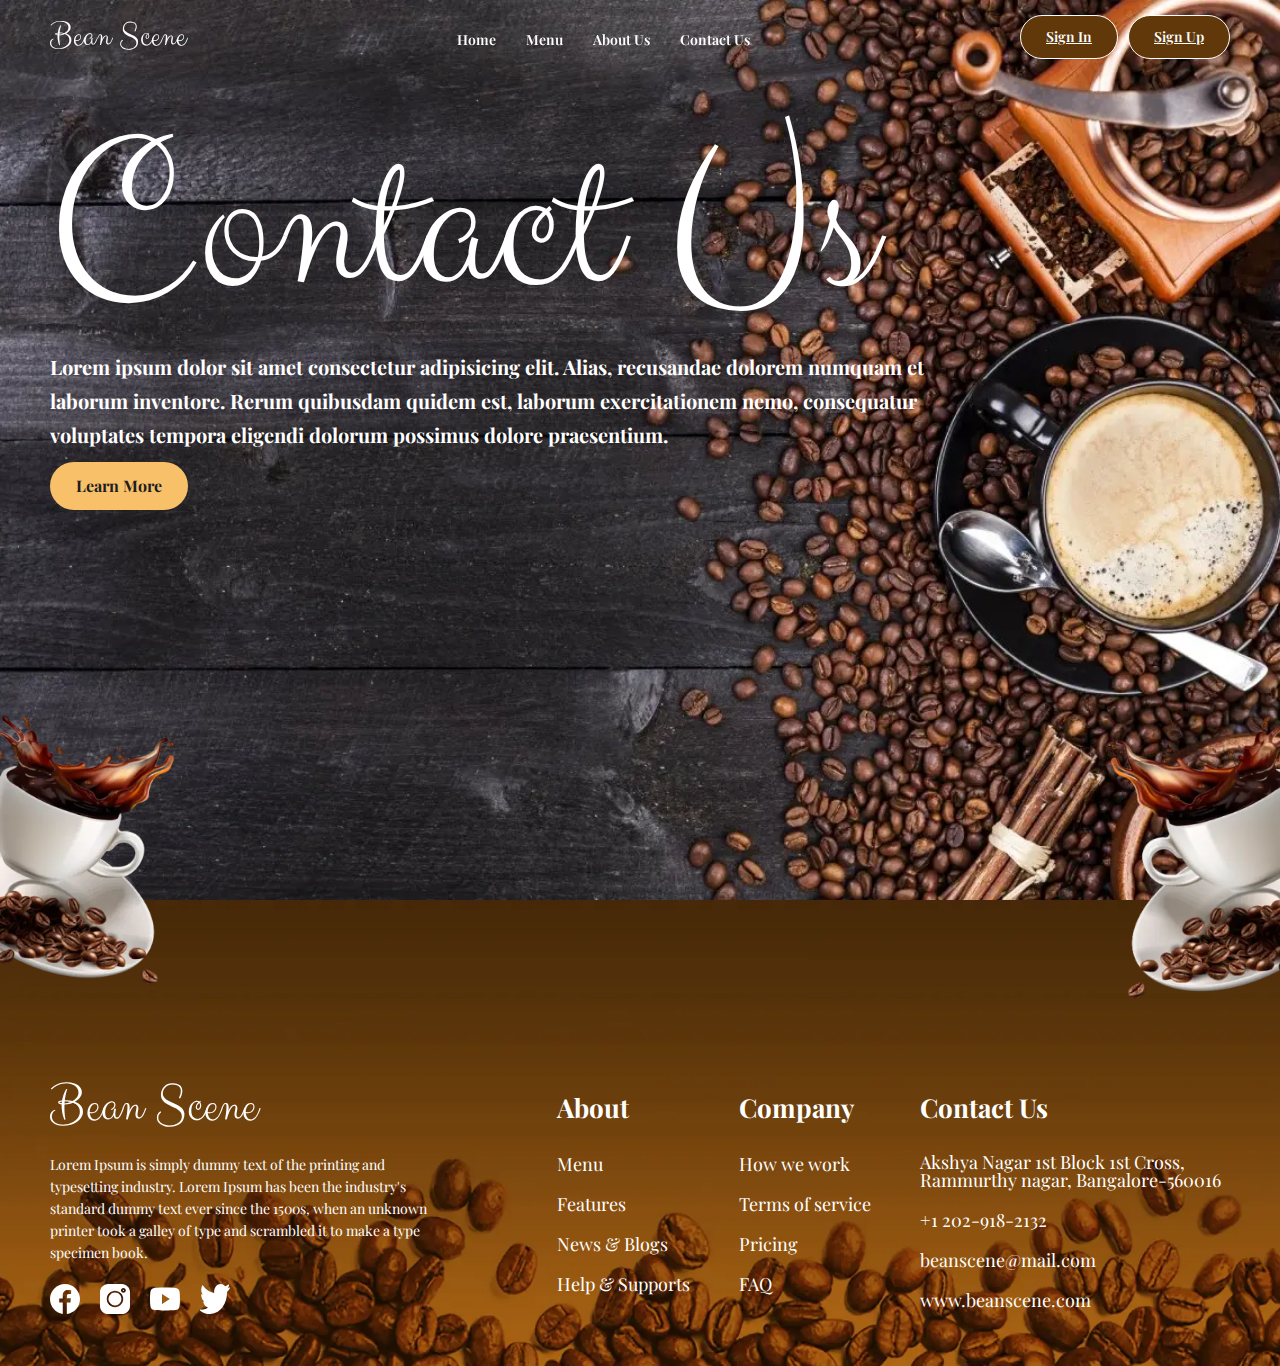
<file: contact-us.html>
<!DOCTYPE html>
<html lang="en">

<head>
	<title>HomePage</title>
	<meta charset="UTF-8">
	<meta name="format-detection" content="telephone=no">
	<!-- <style>body{opacity: 0;}</style> -->
	<link rel="stylesheet" href="css/style.min.css?_v=20240810165707">
	<link rel="apple-touch-icon" sizes="180x180" href="img/favicons/apple-touch-icon.webp">
	<link rel="icon" type="image.webp" sizes="32x32" href="img/favicons/favicon-32x32.webp">
	<link rel="icon" type="image.webp" sizes="16x16" href="img/favicons/favicon-16x16.webp">
	<link rel="manifest" href="img/favicons/site.webmanifest">
	<link rel="mask-icon" href="img/favicons/safari-pinned-tab.svg" color="#5bbad5">
	<link rel="shortcut icon" href="img/favicons/favicon.ico">
	<meta name="msapplication-TileColor" content="#00aba9">
	<meta name="msapplication-config" content="img/favicons/browserconfig.xml">
	<meta name="theme-color" content="#ffffff">
	<!-- <meta name="robots" content="noindex, nofollow"> -->
	<meta name="viewport" content="width=device-width, initial-scale=1.0">
</head>

<body>
	<div class="wrapper">
		<header class="header">
			<div class="header__container">
				<div class="header__logo logo">
					<a href="#" class="logo__title-logo">Bean Scene</a>
				</div>
				<div class="header__menu menu">
					<nav class="menu__body">
						<ul class="menu__list">
							<li class="menu__item"><a href="home.html" class="menu__link">Home</a></li>
							<li class="menu__item"><a href="menu-page.html" class="menu__link">Menu</a></li>
							<li class="menu__item"><a href="about-us.html" class="menu__link">About Us</a></li>
							<li class="menu__item"><a href="contact-us.html" class="menu__link">Contact Us</a></li>
						</ul>
					</nav>
					<button type="button" class="menu__icon icon-menu"><span></span></button>
				</div>
				<div data-da=".menu__body,767.98" class=" header__signs signs">
					<button data-popup="#sign-in" type="button" class="signs__btn-sign-in">Sign In</button>
					<button data-popup="#sign-up" type="button" class="signs__btn-sign-up">Sign Up</button>
				</div>
			</div>
		</header>
		<div id="sign-in" aria-hidden="true" class="popup">
			<div class="popup__wrapper">
				<div class="popup__content">
					<button data-close type="button" class="popup__close">
						<svg width="23" height="23" viewBox="0 0 23 23" fill="none" xmlns="http://www.w3.org/2000/svg">
							<path opacity="0.850056" d="M1.73333 1.48883L21.5469 21.0288" stroke="#d1814f" stroke-linecap="square" />
							<path opacity="0.850056" d="M21.2667 1.48883L1.45309 21.0288" stroke="#d1814f" stroke-linecap="square" />
						</svg>
					</button>
					<div class="popup__text">
						<div class="popup__image-items">
							<div class="popup__image-item">
								<img src="img/header/sign-in.svg" alt="The icon of sign in" class="popup__image">
							</div>
						</div>
						<form action="#" class="popup__form-popup form-popup">
							<div class="form-popup__mail-input">
								<input data-error="Incorrect email entered" data-required="email" autocomplete="off" type="email" name="form[]" placeholder="Enter your email" class="input">
							</div>
							<div class="form-popup__line">
								<input autocomplete="off" type="password" name="form[]" value="12345678910" class="input">
								<button class="form-popup__viewpass" type="button"></button>
							</div>
							<button class="form-popup__btn-sign-in btn-sign-in" type="submit">Sign In</button>
						</form>
					</div>
				</div>
			</div>
		</div>
		<div id="sign-up" aria-hidden="true" class="popup">
			<div class="popup__wrapper">
				<div class="popup__content">
					<button data-close type="button" class="popup__close">
						<svg width="23" height="23" viewBox="0 0 23 23" fill="none" xmlns="http://www.w3.org/2000/svg">
							<path opacity="0.850056" d="M1.73333 1.48883L21.5469 21.0288" stroke="#d1814f" stroke-linecap="square" />
							<path opacity="0.850056" d="M21.2667 1.48883L1.45309 21.0288" stroke="#d1814f" stroke-linecap="square" />
						</svg>
					</button>
					<div class="popup__text">
						<div class="popup__image-items">
							<div class="popup__image-item">
								<img src="img/header/sign-up-cuate.svg" alt="The icon of sign in" class="popup__image">
							</div>
						</div>
						<form action="#" class="popup__form-popup form-popup">
							<div class="form-popup__user-input">
								<input data-error="Incorrect email entered" autocomplete="off" type="text" name="form[]" placeholder="User Name" class="input">
							</div>
							<div class="form-popup__mail-input">
								<input data-error="Incorrect email entered" data-required="email" autocomplete="off" type="email" name="form[]" placeholder="Enter your email" class="input">
							</div>
							<div class="form-popup__line">
								<input autocomplete="off" type="password" name="form[]" value="12345678910" class="input">
								<button class="form-popup__viewpass" type="button"></button>
							</div>
							<button class="form-popup__btn-sign-in btn-sign-in" type="submit">Sign Up</button>
						</form>
					</div>
				</div>
			</div>
		</div>
		<main class="contact-us-page">
			<div class="contact-us">
				<div class="contact-us__image-item">
					<img src="img/main/bg-main/about-bg.webp" alt="The picture of different coffee cups and coffee beans" class="contact-us__image">
				</div>
				<div class="contact-us__container">
					<div class="contact-us__content">
						<div class="contact-us__title-right title-right">
							<div class="title-right__title">
								<h1>Contact Us</h1>
							</div>
							<div class="title-right__text">
								<p>Lorem ipsum dolor sit amet consectetur adipisicing elit. Alias, recusandae dolorem numquam et
									laborum inventore. Rerum quibusdam quidem est, laborum exercitationem nemo, consequatur
									voluptates tempora eligendi dolorum possimus dolore praesentium.</p>
							</div>
							<a href="#" class="contact-us__btn-order btn-order btn-learn">Learn More</a>
						</div>
					</div>
				</div>
			</div>
		</main>
		<footer class="footer">
			<div class="footer__main-bg-footer">
				<img src="img/footer/footer-bg.webp" alt="The picture of coffee beans" class="footer__image">
			</div>
			<div class="footer__container">
				<div class="footer__info-items info-items">
					<a href="#" class="info-items__logo-title">Bean Scene</a>
					<div class="info-items__text">
						<p>
							Lorem Ipsum is simply dummy text of the printing and typesetting industry. Lorem Ipsum has been the
							industry's standard dummy text ever since the 1500s, when an unknown printer took a galley of type and
							scrambled it to make a type specimen book.
						</p>
					</div>
					<ul class="info-items__list">
						<li><a href="https://facebook.com/" class="info-items__link">
								<svg class="info-items__facebook-icon">
									<use xlink:href="img/icons/icons.svg#facebook"></use>
								</svg>
							</a>
						</li>
						<li>
							<a href="https://www.instagram.com/" class="info-items__link">
								<svg class="info-items__instagram-icon">
									<use xlink:href="img/icons/icons.svg#instagram"></use>
								</svg>
							</a>
						</li>
						<li>
							<a href="https://www.youtube.com/" class="info-items__link">
								<svg class="info-items__youtube-icon">
									<use xlink:href="img/icons/icons.svg#youtube"></use>
								</svg>
							</a>
						</li>
						<li>
							<a href="https://twitter.com/" class="info-items__link">
								<svg class="info-items__twitter-icon">
									<use xlink:href="img/icons/icons.svg#twitter"></use>
								</svg>
							</a>
						</li>
					</ul>
				</div>
				<div class="footer__widget-item widget-item">
					<div class="widget-item__about-item">
						<div class="widget-item__title">
							<h1>About</h1>
						</div>
						<ul class="widget-item__list">
							<li><a href="#" class="widget-item__link">Menu</a></li>
							<li><a href="#" class="widget-item__link">Features</a></li>
							<li><a href="#" class="widget-item__link">News & Blogs</a></li>
							<li><a href="#" class="widget-item__link">Help & Supports</a></li>
						</ul>
					</div>
					<div class="widget-item__company-item">
						<div class="widget-item__title">
							<h1>Company</h1>
						</div>
						<ul class="widget-item__list">
							<li><a href="#" class="widget-item__link">How we work</a></li>
							<li><a href="#" class="widget-item__link">Terms of service</a></li>
							<li><a href="#" class="widget-item__link">Pricing</a></li>
							<li><a href="#" class="widget-item__link">FAQ</a></li>
						</ul>
					</div>
					<div class="widget-item__contact-item">
						<div class="widget-item__title">
							<h1>Contact Us</h1>
						</div>
						<ul class="widget-item__list">
							<li>
								<p class="widget-item__text">Akshya Nagar 1st Block 1st Cross, Rammurthy nagar, Bangalore-560016</p>
							</li>
							<li><a href="tel:12029182132" class="widget-item__link">+1 202-918-2132</a></li>
							<li><a href="mailto:beanscene@mail.com" class="widget-item__link">beanscene@mail.com</a></li>
							<li><a href="https://www.beanscene.com/" class="widget-item__link">www.beanscene.com</a></li>
						</ul>
					</div>
				</div>
			</div>
		</footer>
	</div>
	<script src="js/app.min.js?_v=20240810165707"></script>
</body>

</html>
</file>
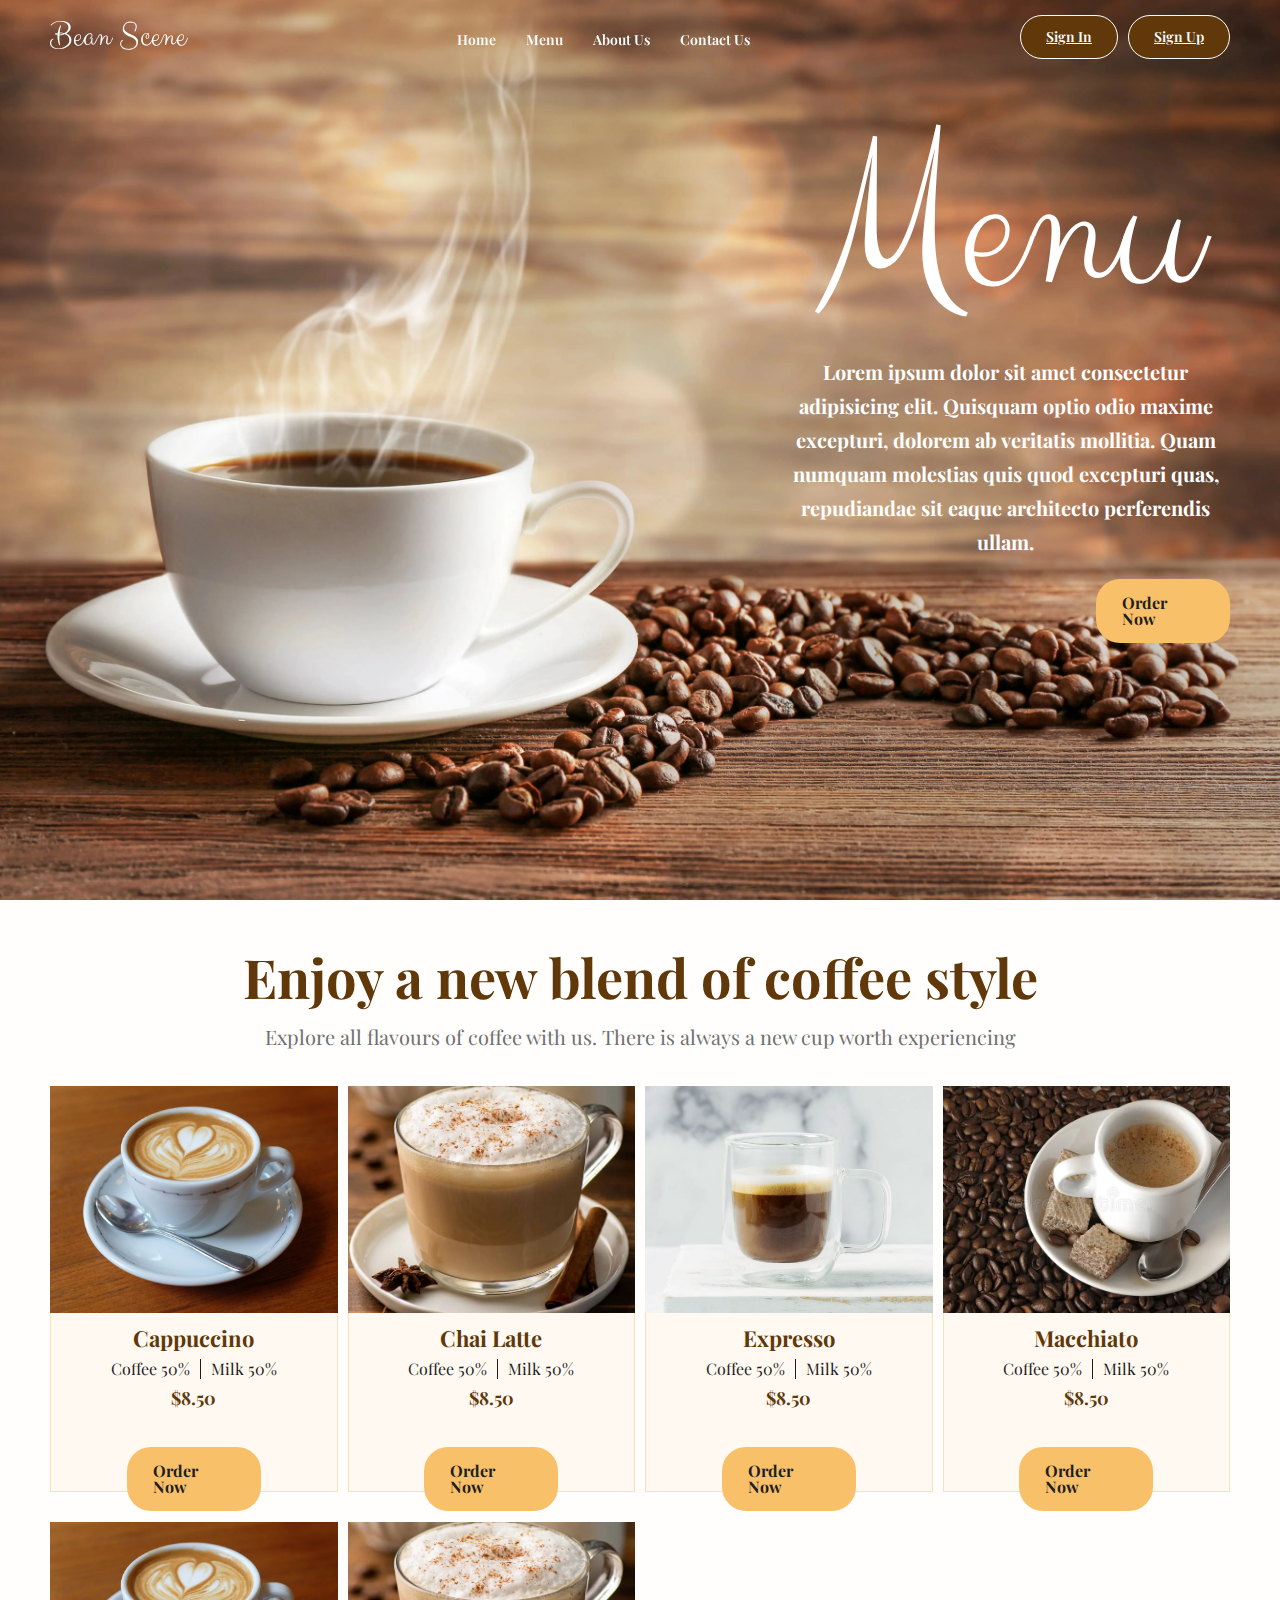
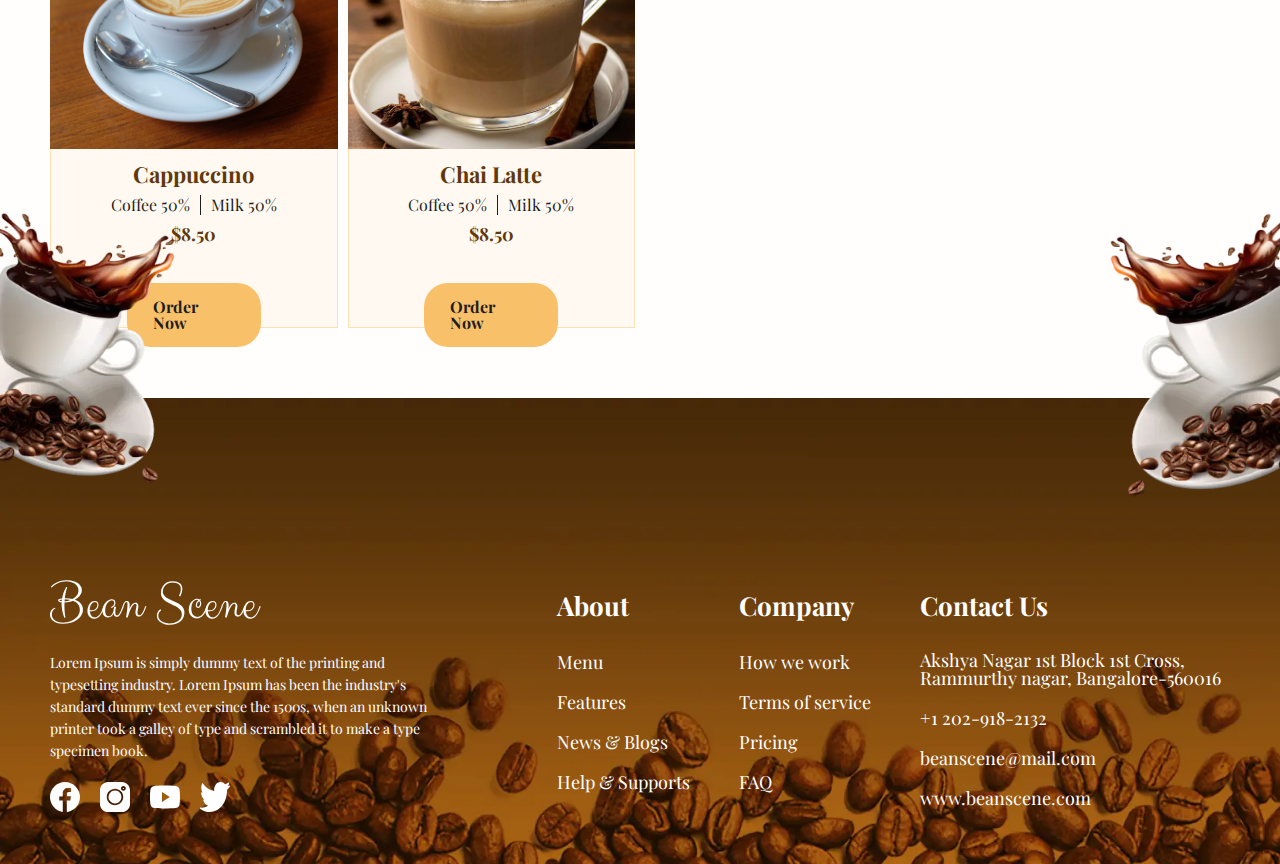
<file: menu-page.html>
<!DOCTYPE html>
<html lang="en">

<head>
	<title>HomePage</title>
	<meta charset="UTF-8">
	<meta name="format-detection" content="telephone=no">
	<!-- <style>body{opacity: 0;}</style> -->
	<link rel="stylesheet" href="css/style.min.css?_v=20240810165707">
	<link rel="apple-touch-icon" sizes="180x180" href="img/favicons/apple-touch-icon.webp">
	<link rel="icon" type="image.webp" sizes="32x32" href="img/favicons/favicon-32x32.webp">
	<link rel="icon" type="image.webp" sizes="16x16" href="img/favicons/favicon-16x16.webp">
	<link rel="manifest" href="img/favicons/site.webmanifest">
	<link rel="mask-icon" href="img/favicons/safari-pinned-tab.svg" color="#5bbad5">
	<link rel="shortcut icon" href="img/favicons/favicon.ico">
	<meta name="msapplication-TileColor" content="#00aba9">
	<meta name="msapplication-config" content="img/favicons/browserconfig.xml">
	<meta name="theme-color" content="#ffffff">
	<!-- <meta name="robots" content="noindex, nofollow"> -->
	<meta name="viewport" content="width=device-width, initial-scale=1.0">
</head>

<body>
	<div class="wrapper">
		<header class="header">
			<div class="header__container">
				<div class="header__logo logo">
					<a href="#" class="logo__title-logo">Bean Scene</a>
				</div>
				<div class="header__menu menu">
					<nav class="menu__body">
						<ul class="menu__list">
							<li class="menu__item"><a href="home.html" class="menu__link">Home</a></li>
							<li class="menu__item"><a href="menu-page.html" class="menu__link">Menu</a></li>
							<li class="menu__item"><a href="about-us.html" class="menu__link">About Us</a></li>
							<li class="menu__item"><a href="contact-us.html" class="menu__link">Contact Us</a></li>
						</ul>
					</nav>
					<button type="button" class="menu__icon icon-menu"><span></span></button>
				</div>
				<div data-da=".menu__body,767.98" class=" header__signs signs">
					<button data-popup="#sign-in" type="button" class="signs__btn-sign-in">Sign In</button>
					<button data-popup="#sign-up" type="button" class="signs__btn-sign-up">Sign Up</button>
				</div>
			</div>
		</header>
		<div id="sign-in" aria-hidden="true" class="popup">
			<div class="popup__wrapper">
				<div class="popup__content">
					<button data-close type="button" class="popup__close">
						<svg width="23" height="23" viewBox="0 0 23 23" fill="none" xmlns="http://www.w3.org/2000/svg">
							<path opacity="0.850056" d="M1.73333 1.48883L21.5469 21.0288" stroke="#d1814f" stroke-linecap="square" />
							<path opacity="0.850056" d="M21.2667 1.48883L1.45309 21.0288" stroke="#d1814f" stroke-linecap="square" />
						</svg>
					</button>
					<div class="popup__text">
						<div class="popup__image-items">
							<div class="popup__image-item">
								<img src="img/header/sign-in.svg" alt="The icon of sign in" class="popup__image">
							</div>
						</div>
						<form action="#" class="popup__form-popup form-popup">
							<div class="form-popup__mail-input">
								<input data-error="Incorrect email entered" data-required="email" autocomplete="off" type="email" name="form[]" placeholder="Enter your email" class="input">
							</div>
							<div class="form-popup__line">
								<input autocomplete="off" type="password" name="form[]" value="12345678910" class="input">
								<button class="form-popup__viewpass" type="button"></button>
							</div>
							<button class="form-popup__btn-sign-in btn-sign-in" type="submit">Sign In</button>
						</form>
					</div>
				</div>
			</div>
		</div>
		<div id="sign-up" aria-hidden="true" class="popup">
			<div class="popup__wrapper">
				<div class="popup__content">
					<button data-close type="button" class="popup__close">
						<svg width="23" height="23" viewBox="0 0 23 23" fill="none" xmlns="http://www.w3.org/2000/svg">
							<path opacity="0.850056" d="M1.73333 1.48883L21.5469 21.0288" stroke="#d1814f" stroke-linecap="square" />
							<path opacity="0.850056" d="M21.2667 1.48883L1.45309 21.0288" stroke="#d1814f" stroke-linecap="square" />
						</svg>
					</button>
					<div class="popup__text">
						<div class="popup__image-items">
							<div class="popup__image-item">
								<img src="img/header/sign-up-cuate.svg" alt="The icon of sign in" class="popup__image">
							</div>
						</div>
						<form action="#" class="popup__form-popup form-popup">
							<div class="form-popup__user-input">
								<input data-error="Incorrect email entered" autocomplete="off" type="text" name="form[]" placeholder="User Name" class="input">
							</div>
							<div class="form-popup__mail-input">
								<input data-error="Incorrect email entered" data-required="email" autocomplete="off" type="email" name="form[]" placeholder="Enter your email" class="input">
							</div>
							<div class="form-popup__line">
								<input autocomplete="off" type="password" name="form[]" value="12345678910" class="input">
								<button class="form-popup__viewpass" type="button"></button>
							</div>
							<button class="form-popup__btn-sign-in btn-sign-in" type="submit">Sign Up</button>
						</form>
					</div>
				</div>
			</div>
		</div>
		<main class="menu-pages">
			<div class="menu-page">
				<div class="menu-page__image-item">
					<img src="img/main/bg-main/menu-bg-1.webp" alt="The picture of many different cups of coffee" class="menu-page__image">
				</div>
				<div class="menu-page__container">
					<div class="menu-page__content">
						<div class="menu-page__title-left-white title-left-white">
							<div class="title-left-white__title">
								<h1>Menu</h1>
							</div>
							<div class="title-left-white__text">
								<p>Lorem ipsum dolor sit amet consectetur adipisicing elit. Quisquam optio odio maxime
									excepturi,
									dolorem ab veritatis mollitia. Quam numquam molestias quis quod excepturi quas, repudiandae
									sit
									eaque architecto perferendis ullam.</p>
							</div>
						</div>
						<a href="#" class="menu-page__btn-order btn-order">Order Now</a>
					</div>
				</div>
			</div>
			<div class="enjoy">
				<div class="enjoy__container">
					<div class="enjoy__title title-center title-white">
						<div class="title-center__title">
							<h1>Enjoy a new blend of coffee style</h1>
						</div>
						<div class="title-center__text">
							<p>Explore all flavours of coffee with us. There is always a new cup worth experiencing</p>
						</div>
					</div>
					<div class="enjoy__cards-items">
						<div class="enjoy__card-item">
							<div class="card-enjoy">
								<div class="card-enjoy__image-items">
									<div class="card-enjoy__image-item">
										<img src="img/main/3-enjoy/capuchino.webp" alt="The picture of cup of capuchino" class="card-enjoy__image">
									</div>
								</div>
								<div class="card-enjoy__body">
									<div class="card-enjoy__title">
										<h2>Cappuccino</h2>
									</div>
									<div class="card-enjoy__coffee-milk-items">
										<div class="card-enjoy__title-coffee">
											<h3>Coffee 50%</h3>
										</div>
										<div class="card-enjoy__slash"></div>
										<div class="card-enjoy__title-milk">
											<h3>Milk 50%</h3>
										</div>
									</div>
									<span class="card-enjoy__price">$8.50</span>
									<a href="#" class="card-enjoy__btn-order btn-order btn-order-card">Order Now</a>
								</div>
							</div>
						</div>
						<div class="enjoy__card-item">
							<div class="card-enjoy">
								<div class="card-enjoy__image-items">
									<div class="card-enjoy__image-item">
										<img src="img/main/3-enjoy/chai-latte.webp" alt="The picture of cup of chai latte" class="card-enjoy__image">
									</div>
								</div>
								<div class="card-enjoy__body">
									<div class="card-enjoy__title">
										<h2>Chai Latte</h2>
									</div>
									<div class="card-enjoy__coffee-milk-items">
										<div class="card-enjoy__title-coffee">
											<h3>Coffee 50%</h3>
										</div>
										<div class="card-enjoy__slash"></div>
										<div class="card-enjoy__title-milk">
											<h3>Milk 50%</h3>
										</div>
									</div>
									<span class="card-enjoy__price">$8.50</span>
									<a href="#" class="card-enjoy__btn-order btn-order btn-order-card">Order Now</a>
								</div>
							</div>
						</div>
						<div class="enjoy__card-item">
							<div class="card-enjoy">
								<div class="card-enjoy__image-items">
									<div class="card-enjoy__image-item">
										<img src="img/main/3-enjoy/expresso.webp" alt="The picture of cup of expresso" class="card-enjoy__image">
									</div>
								</div>
								<div class="card-enjoy__body">
									<div class="card-enjoy__title">
										<h2>Expresso</h2>
									</div>
									<div class="card-enjoy__coffee-milk-items">
										<div class="card-enjoy__title-coffee">
											<h3>Coffee 50%</h3>
										</div>
										<div class="card-enjoy__slash"></div>
										<div class="card-enjoy__title-milk">
											<h3>Milk 50%</h3>
										</div>
									</div>
									<span class="card-enjoy__price">$8.50</span>
									<a href="#" class="card-enjoy__btn-order btn-order btn-order-card">Order Now</a>
								</div>
							</div>
						</div>
						<div class="enjoy__card-item">
							<div class="card-enjoy">
								<div class="card-enjoy__image-items">
									<div class="card-enjoy__image-item">
										<img src="img/main/3-enjoy/macchiato.webp" alt="The picture of cup of macchiato" class="card-enjoy__image">
									</div>
								</div>
								<div class="card-enjoy__body">
									<div class="card-enjoy__title">
										<h2>Macchiato</h2>
									</div>
									<div class="card-enjoy__coffee-milk-items">
										<div class="card-enjoy__title-coffee">
											<h3>Coffee 50%</h3>
										</div>
										<div class="card-enjoy__slash"></div>
										<div class="card-enjoy__title-milk">
											<h3>Milk 50%</h3>
										</div>
									</div>
									<span class="card-enjoy__price">$8.50</span>
									<a href="#" class="card-enjoy__btn-order btn-order btn-order-card">Order Now</a>
								</div>
							</div>
						</div>
						<div class="enjoy__card-item">
							<div class="card-enjoy">
								<div class="card-enjoy__image-items">
									<div class="card-enjoy__image-item">
										<img src="img/main/3-enjoy/capuchino.webp" alt="The picture of cup of capuchino" class="card-enjoy__image">
									</div>
								</div>
								<div class="card-enjoy__body">
									<div class="card-enjoy__title">
										<h2>Cappuccino</h2>
									</div>
									<div class="card-enjoy__coffee-milk-items">
										<div class="card-enjoy__title-coffee">
											<h3>Coffee 50%</h3>
										</div>
										<div class="card-enjoy__slash"></div>
										<div class="card-enjoy__title-milk">
											<h3>Milk 50%</h3>
										</div>
									</div>
									<span class="card-enjoy__price">$8.50</span>
									<a href="#" class="card-enjoy__btn-order btn-order btn-order-card">Order Now</a>
								</div>
							</div>
						</div>
						<div class="enjoy__card-item">
							<div class="card-enjoy">
								<div class="card-enjoy__image-items">
									<div class="card-enjoy__image-item">
										<img src="img/main/3-enjoy/chai-latte.webp" alt="The picture of cup of chai latte" class="card-enjoy__image">
									</div>
								</div>
								<div class="card-enjoy__body">
									<div class="card-enjoy__title">
										<h2>Chai Latte</h2>
									</div>
									<div class="card-enjoy__coffee-milk-items">
										<div class="card-enjoy__title-coffee">
											<h3>Coffee 50%</h3>
										</div>
										<div class="card-enjoy__slash"></div>
										<div class="card-enjoy__title-milk">
											<h3>Milk 50%</h3>
										</div>
									</div>
									<span class="card-enjoy__price">$8.50</span>
									<a href="#" class="card-enjoy__btn-order btn-order btn-order-card">Order Now</a>
								</div>
							</div>
						</div>
					</div>
				</div>
			</div>
		</main>
		<footer class="footer">
			<div class="footer__main-bg-footer">
				<img src="img/footer/footer-bg.webp" alt="The picture of coffee beans" class="footer__image">
			</div>
			<div class="footer__container">
				<div class="footer__info-items info-items">
					<a href="#" class="info-items__logo-title">Bean Scene</a>
					<div class="info-items__text">
						<p>
							Lorem Ipsum is simply dummy text of the printing and typesetting industry. Lorem Ipsum has been the
							industry's standard dummy text ever since the 1500s, when an unknown printer took a galley of type and
							scrambled it to make a type specimen book.
						</p>
					</div>
					<ul class="info-items__list">
						<li><a href="https://facebook.com/" class="info-items__link">
								<svg class="info-items__facebook-icon">
									<use xlink:href="img/icons/icons.svg#facebook"></use>
								</svg>
							</a>
						</li>
						<li>
							<a href="https://www.instagram.com/" class="info-items__link">
								<svg class="info-items__instagram-icon">
									<use xlink:href="img/icons/icons.svg#instagram"></use>
								</svg>
							</a>
						</li>
						<li>
							<a href="https://www.youtube.com/" class="info-items__link">
								<svg class="info-items__youtube-icon">
									<use xlink:href="img/icons/icons.svg#youtube"></use>
								</svg>
							</a>
						</li>
						<li>
							<a href="https://twitter.com/" class="info-items__link">
								<svg class="info-items__twitter-icon">
									<use xlink:href="img/icons/icons.svg#twitter"></use>
								</svg>
							</a>
						</li>
					</ul>
				</div>
				<div class="footer__widget-item widget-item">
					<div class="widget-item__about-item">
						<div class="widget-item__title">
							<h1>About</h1>
						</div>
						<ul class="widget-item__list">
							<li><a href="#" class="widget-item__link">Menu</a></li>
							<li><a href="#" class="widget-item__link">Features</a></li>
							<li><a href="#" class="widget-item__link">News & Blogs</a></li>
							<li><a href="#" class="widget-item__link">Help & Supports</a></li>
						</ul>
					</div>
					<div class="widget-item__company-item">
						<div class="widget-item__title">
							<h1>Company</h1>
						</div>
						<ul class="widget-item__list">
							<li><a href="#" class="widget-item__link">How we work</a></li>
							<li><a href="#" class="widget-item__link">Terms of service</a></li>
							<li><a href="#" class="widget-item__link">Pricing</a></li>
							<li><a href="#" class="widget-item__link">FAQ</a></li>
						</ul>
					</div>
					<div class="widget-item__contact-item">
						<div class="widget-item__title">
							<h1>Contact Us</h1>
						</div>
						<ul class="widget-item__list">
							<li>
								<p class="widget-item__text">Akshya Nagar 1st Block 1st Cross, Rammurthy nagar, Bangalore-560016</p>
							</li>
							<li><a href="tel:12029182132" class="widget-item__link">+1 202-918-2132</a></li>
							<li><a href="mailto:beanscene@mail.com" class="widget-item__link">beanscene@mail.com</a></li>
							<li><a href="https://www.beanscene.com/" class="widget-item__link">www.beanscene.com</a></li>
						</ul>
					</div>
				</div>
			</div>
		</footer>
	</div>
	<script src="js/app.min.js?_v=20240810165707"></script>
</body>

</html>
</file>
<file: css/style.min.css>
@import url(https://fonts.googleapis.com/css?family=Clicker+Script:regular&display=swap);@import url(https://fonts.googleapis.com/css?family=Playfair+Display:regular,500,600,700,800,900&display=swap);*{padding:0;margin:0;border:0}*,*::after,*::before{box-sizing:border-box}*::after,*::before{display:inline-block}body,html{height:100%;min-width:320px}body{color:#707070;line-height:1;font-family:"Playfair Display";font-size:1.25rem;-ms-text-size-adjust:100%;-moz-text-size-adjust:100%;-webkit-text-size-adjust:100%;-webkit-font-smoothing:antialiased;-moz-osx-font-smoothing:grayscale}button,input,textarea{font-family:"Playfair Display";font-size:inherit;line-height:inherit;color:inherit;background-color:rgba(0,0,0,0)}input,textarea{width:100%}label{display:inline-block}button,option,select{cursor:pointer}a{display:inline-block;color:inherit;text-decoration:none}ul li{list-style:none}img{vertical-align:top}h1,h2,h3,h4,h5,h6{font-weight:inherit;font-size:inherit}body{background:#fffefc}.lock body{overflow:hidden;touch-action:none;-ms-scroll-chaining:none;overscroll-behavior:none}.wrapper{min-height:100%;display:flex;flex-direction:column;overflow:hidden}@supports (overflow:clip){.wrapper{overflow:clip}}.wrapper>main{flex:1 1 auto}.wrapper>*{min-width:0}[class*=__container]{max-width:75.625rem;margin:0 auto;padding:0 .9375rem}.button{display:inline-flex;padding:0 0}.button--fw{width:100%}input[type=email],input[type=tel],input[type=text],textarea{-webkit-appearance:none;appearance:none}.input{width:100%;display:block;padding:0 20px;border:1px solid #eee;caret-color:inherit;position:relative}.input[placeholder]:not([data-placeholder-nohiden])::-webkit-input-placeholder{-webkit-transition:opacity .3s;transition:opacity .3s}.input[placeholder]:not([data-placeholder-nohiden]):-ms-input-placeholder{-ms-transition:opacity .3s;transition:opacity .3s}.input[placeholder]:not([data-placeholder-nohiden])::-ms-input-placeholder{-ms-transition:opacity .3s;transition:opacity .3s}.input[placeholder]:not([data-placeholder-nohiden])::placeholder{transition:opacity .3s}.input[placeholder]:not([data-placeholder-nohiden]):focus::-webkit-input-placeholder{opacity:0}.input[placeholder]:not([data-placeholder-nohiden]):focus:-ms-input-placeholder{opacity:0}.input[placeholder]:not([data-placeholder-nohiden]):focus::-ms-input-placeholder{opacity:0}.input[placeholder]:not([data-placeholder-nohiden]):focus::placeholder{opacity:0}textarea.input{resize:none;padding:0 0}.icon-menu{display:none}body::after{content:"";background-color:rgba(0,0,0,.5);position:fixed;width:100%;height:100%;top:0;left:0;opacity:0;transition:opacity .8s ease 0s;pointer-events:none;z-index:149}.popup-show body::after{opacity:1}.popup{position:fixed;top:0;left:0;bottom:0;right:0;padding:30px 10px;transition:visibility .8s ease 0s;visibility:hidden;pointer-events:none}.popup_show{z-index:150;visibility:visible;overflow:auto;pointer-events:auto}.popup_show .popup__content{visibility:visible;-webkit-transform:scale(1);transform:scale(1)}.popup__wrapper{flex-direction:column;min-height:100%;flex:1 1 auto;width:100%;display:flex;justify-content:center;align-items:center}.popup__content{visibility:hidden;-webkit-transform:scale(0);transform:scale(0);transition:-webkit-transform .3s ease 0s;transition:transform .3s ease 0s;transition:transform .3s ease 0s,-webkit-transform .3s ease 0s;background-color:#eee;padding:20px;width:100%;max-width:800px;border:.125rem solid #d1814f;border-radius:20px}.lock .popup__content{visibility:visible}.ibg{width:100%;height:100%;-o-object-fit:cover;object-fit:cover}.ibg--top{-o-object-position:top;object-position:top}.ibg--bottom{-o-object-position:bottom;object-position:bottom}.ibg--left{-o-object-position:left;object-position:left}.ibg--right{-o-object-position:right;object-position:right}.ibg--contain{-o-object-fit:contain;object-fit:contain}.header{position:fixed;width:100%;left:0;top:0;z-index:50}.header::before{content:"";width:100%;height:100%;position:absolute;left:0;top:0;opacity:0;transition:opacity .3s ease;background:linear-gradient(180deg,#452808 25%,#62390b 70%)}.header__container{display:grid;grid-template-columns:auto 1fr auto;align-items:center}.header__menu{position:relative;z-index:2}.header__signs{position:relative;z-index:2;justify-self:end}.body--header_scroll_state .header::before{opacity:1}.logo__title-logo{font-family:"Clicker Script";line-height:1;color:#fff;text-transform:capitalize;transition:color .3s ease;position:relative;z-index:4}.logo__title-logo:hover{color:#f8ca85}.menu{display:grid;justify-content:center}.menu__list{display:flex;flex-wrap:wrap;row-gap:.625rem;align-items:center}.menu__link{font-weight:600;line-height:1;color:#fff;transition:color .3s ease;font-size:.875rem}.menu__link:hover{color:#f8ca85;text-decoration:underline}.signs{display:flex;-webkit-column-gap:.625rem;-moz-column-gap:.625rem;column-gap:.625rem;align-items:center}.signs__btn-sign-in,.signs__btn-sign-up{font-weight:600;line-height:1;color:#fff;font-size:.875rem;text-decoration:underline;text-transform:capitalize;background-color:#603809;border-radius:1.5rem;border:.0625rem solid #fff;transition:background .3s ease,color .3s ease,border .3s ease}.signs__btn-sign-in:hover,.signs__btn-sign-up:hover{background-color:#f9c06a;border-radius:1.5rem;color:#1e1e1e;border:.0625rem solid #1e1e1e;text-decoration:none}.popup__content{width:96%;max-width:31.25rem}.popup__text{display:flex;flex-direction:column;row-gap:.625rem;align-items:center}.popup__image-items{width:76.62%;flex:0 0 100%}.popup__image-item{position:relative;padding:0 0 100% 0}.popup__image{-o-object-fit:contain;object-fit:contain;position:absolute;width:100%;height:100%;left:0;top:0}.form-popup{display:flex;flex-direction:column;justify-content:center;row-gap:.625rem;width:100%}.form-popup__line{position:relative}.form-popup__viewpass{position:absolute;right:1.25rem;top:.9375rem}.form-popup__viewpass::before{content:"";width:1.875rem;height:1.875rem;display:inline-block;background:url(../img/header/hidden-eye.svg) 0 0/1.875rem no-repeat;position:absolute;right:0;top:0}.form-popup__btn-sign-in{align-self:center}button.form-popup__viewpass._viewpass-active{position:absolute;right:1.25rem;top:.9375rem}button.form-popup__viewpass._viewpass-active::before{content:"";width:1.875rem;height:1.875rem;display:inline-block;background:url(../img/header/view-eye.svg) 0 0/1.875rem no-repeat;position:absolute;right:0;top:0}.btn-sign-in{display:flex;align-items:center;justify-content:center;font-weight:700;color:#fff;line-height:1;background-color:#d1814f;border-radius:1.5rem;transition:background-color .3s ease,color .3s ease,border .3s ease;text-transform:capitalize;border:.0625rem solid transparent}.btn-sign-in:hover{background-color:#603809;border:.0625rem solid #d1814f}.footer{position:relative}.footer::after,.footer::before{content:"";width:30.47%;display:inline-block;position:absolute;z-index:3}.footer::before{background:url(../img/footer/cup-left.webp) 0 0/45% no-repeat;left:0}.footer::after{background:url(../img/footer/cup-right.webp) 0 0/45% no-repeat;right:-17%}.footer__main-bg-footer{position:absolute;left:0;top:0;right:0;bottom:0}.footer__image{position:absolute;left:0;top:0;width:100%;height:100%;-o-object-fit:cover;object-fit:cover}.footer__container{display:flex;-webkit-column-gap:.625rem;-moz-column-gap:.625rem;column-gap:.625rem}.footer__info-items{position:relative;z-index:2;max-width:34%}.footer__widget-item{flex:0 0 57%;margin-left:auto}.info-items{display:flex;flex-direction:column}.info-items__logo-title{font-family:"Clicker Script";line-height:1;color:#fff}.info-items__text p{line-height:1.5714285714;color:#fff}.info-items__list{display:flex;-webkit-column-gap:1.25rem;-moz-column-gap:1.25rem;column-gap:1.25rem;align-items:center}.info-items__facebook-icon,.info-items__instagram-icon,.info-items__twitter-icon,.info-items__youtube-icon{color:#fff;transition:color .3s ease}.info-items__facebook-icon:hover,.info-items__instagram-icon:hover,.info-items__twitter-icon:hover,.info-items__youtube-icon:hover{color:#f8ca85}.widget-item{display:flex;position:relative;z-index:2}.widget-item__about-item,.widget-item__company-item{flex:0 0 24%}.widget-item__contact-item{flex:0 0 46%}.widget-item__title h1{font-weight:700;line-height:1;color:#fff;text-transform:capitalize}.widget-item__list{display:flex;flex-direction:column;row-gap:1.25rem}.widget-item__link{color:#fff;line-height:1;transition:color .3s ease}.widget-item__link:hover{color:#f8ca85;text-decoration:underline}.widget-item p{color:#fff;line-height:1}.coffee{position:relative;min-height:100vh;padding-top:1.25rem}.coffee__main-bg{position:absolute;left:0;top:0;right:0;bottom:0}.coffee__image{position:absolute;top:0;left:0;width:100%;height:100%;-o-object-fit:cover;object-fit:cover}.coffee__content{display:flex;flex-direction:column;position:relative;z-index:2;top:9.375rem;left:0;max-width:46%}.coffee__main-title h1{font-weight:500;color:#fff;line-height:1}.coffee__title h2{font-family:"Clicker Script";line-height:1;color:#fff}.coffee__text p{color:#fff;line-height:1.7}.btn-order{display:flex;font-weight:700;color:#1e1e1e;line-height:1;background-color:#f9c06a;border-radius:1.5rem;transition:background-color .3s ease,color .3s ease,border .3s ease;text-transform:capitalize;border:.0625rem solid transparent}.btn-order:hover{background-color:#603809;color:#fff;border:.0625rem solid #fff}.discover{position:relative}.discover::before{content:"";width:32.13%;height:47.84%;display:inline-block;background:url(../img/main/2-discover/coffee_blast-right.webp) 0 0/100% no-repeat;position:absolute;left:0;z-index:2}.discover__container{display:flex;-webkit-column-gap:.625rem;-moz-column-gap:.625rem;column-gap:.625rem}.discover__content{align-self:center}.discover__image-items{display:flex;flex-direction:column;width:31.25rem;margin-left:auto}.discover__image-item{position:relative;padding:0 0 93% 0}.discover__image{position:absolute;left:0;top:0;width:100%;height:100%;-o-object-fit:contain;object-fit:contain}.content{display:flex;flex-direction:column;max-width:50%}.content__title h1{font-weight:700;color:#603809;line-height:1}.btn-learn{position:relative;z-index:3}.enjoy__title{text-align:center}.enjoy__cards-items{display:flex;row-gap:1.875rem;margin:0 -.3125rem;flex-wrap:wrap}.enjoy__card-item{flex:0 0 25%;padding:0 .3125rem}.title-center{display:flex;flex-direction:column;row-gap:1rem;align-items:center}.title-center__title h1{font-weight:700;color:#603809;line-height:1}.title-center__text p{line-height:1.7}.card-enjoy{display:flex;flex-direction:column}.card-enjoy__image-items{width:100%;flex:0 0 79.28%}.card-enjoy__image-item{position:relative;padding:0 0 79% 0}.card-enjoy__image{position:absolute;width:100%;height:100%;left:0;top:0;-o-object-fit:cover;object-fit:cover}.card-enjoy__body{display:flex;flex-direction:column;align-items:center;justify-content:center;background:#fff9f1;padding-top:.875rem;border-left:.0625rem solid rgba(249,192,106,.4196078431);border-right:.0625rem solid rgba(249,192,106,.4196078431);border-bottom:.0625rem solid rgba(249,192,106,.4196078431)}.card-enjoy__title:not(:last-child){margin-bottom:.625rem}.card-enjoy__title h2{font-weight:700;color:#603809;line-height:1;text-transform:capitalize}.card-enjoy__coffee-milk-items{display:flex;align-items:center;-webkit-column-gap:.625rem;-moz-column-gap:.625rem;column-gap:.625rem}.card-enjoy__coffee-milk-items:not(:last-child){margin-bottom:.625rem}.card-enjoy__title-coffee h3,.card-enjoy__title-milk h3{color:#1e1e1e;line-height:1}.card-enjoy__slash{width:.0625rem;background-color:#1e1e1e;height:1.25rem}.card-enjoy__price{display:inline-block;font-weight:700;color:#603809;line-height:1}.card-enjoy__price:not(:last-child){margin-bottom:1.25rem}.btn-order-card{position:relative;left:0;top:1.25rem}.we-are{position:relative}.we-are::before{content:"";width:32.13%;height:48.84%;display:inline-block;background:url(../img/main/4-we-are/blast-left.webp) 0 0/100% no-repeat;position:absolute;right:-1.5625rem;z-index:2}.we-are__container{display:flex;flex-direction:column;align-items:center}.we-are__title{text-align:center}.we-are__title:not(:last-child){margin-bottom:2rem}.we-are__cards-items{display:flex;flex-wrap:wrap;margin:0 -.625rem;row-gap:1.25rem;height:100%}.we-are__cards-items:not(:last-child){margin-bottom:2rem}.we-are__card-item{flex:0 0 25%;padding:0 .625rem}.card-we-are{display:flex;flex-direction:column;background-color:#fff9f1;border:.0625rem solid rgba(249,192,106,.4196078431);background:#fff9f1;height:100%;align-items:center;padding:2.25rem}.card-we-are__image-item{width:5.5rem;flex:0 0 5.5rem}.card-we-are__image-item:not(:last-child){margin-bottom:1.5625rem}.card-we-are__image{width:100%;-o-object-fit:contain;object-fit:contain}.card-we-are__title{text-align:center;flex-grow:1}.card-we-are__title:not(:last-child){margin-bottom:.625rem}.card-we-are__title h2{font-weight:700;color:#603809;line-height:1;text-transform:capitalize}.card-we-are__text{text-align:center}.card-we-are__text p{line-height:1}.get{display:flex;flex-direction:column;align-items:center;row-gap:.625rem}.get:not(:last-child){margin-bottom:1.5rem}.get__text{text-align:center;line-height:1.2}.get__title h3{font-weight:700;color:#603809;line-height:1}.btn-join{display:flex}.amazing{position:relative;padding:1.875rem 0}.amazing__image-item{position:absolute;left:0;top:0;right:0;bottom:0}.amazing__image{position:absolute;width:100%;height:100%;left:0;top:0;-o-object-fit:cover;object-fit:cover}.amazing__container{max-width:68.75rem}.amazing__body{position:relative;display:flex;align-items:center;-webkit-column-gap:.625rem;-moz-column-gap:.625rem;column-gap:.625rem}.amazing__content{display:flex;flex-direction:column;row-gap:1.375rem;max-width:54%}.amazing__text{width:87%}.amazing__text p{color:#fff;line-height:1.7}.amazing__pictures{display:flex;flex-direction:column;margin-left:auto}.amazing__picture{position:relative;padding:0 0 100% 0}.amazing__image-cup{width:100%;-o-object-fit:contain;object-fit:contain;position:absolute;left:0;top:0;height:100%}.title-left__title h1{font-weight:700;line-height:1;color:#fff}.feedback{padding-bottom:3.125rem}.feedback__container{position:relative}.feedback__slider{max-width:89%;margin:0 auto}.feedback__slide-feedback{background-color:#fff9f1;border:.125rem solid rgba(249,192,106,.4196078431);margin-bottom:3.75rem}.feedback__dotts-pagination{display:flex;justify-content:center;position:absolute;left:50%;-webkit-transform:translate(-50%,0);transform:translate(-50%,0)}.feedback .swiper-pagination-bullet{flex:0 0 1.5625rem;height:.375rem;background:linear-gradient(130deg,#f9c06a 31%,#f3ab3f 70%)}.feedback .swiper-pagination-bullet-active{flex:0 0 1.5625rem;height:.375rem;background:linear-gradient(151deg,#603809 50%,#f3ab3f 50%)}.feedback__controlls{display:flex;-webkit-column-gap:.625rem;-moz-column-gap:.625rem;column-gap:.625rem;width:96%;position:absolute;left:2%;top:50%}.feedback__arrow--left,.feedback__arrow--right{display:flex;flex-direction:column;align-items:center;justify-content:center;background:linear-gradient(140deg,#663b0c 31%,#b86d18 70%);border-radius:1rem;transition:background .7s ease}.feedback__arrow--left:hover,.feedback__arrow--right:hover{background:linear-gradient(140deg,#864d10 31%,#e2861d 70%)}.feedback__arrow-left-icon,.feedback__arrow-right-icon{color:#f9c06a;transition:color .3s ease}.feedback__arrow-left-icon:hover,.feedback__arrow-right-icon:hover{color:#603809}.feedback__arrow--right{margin-left:auto}.title-center__text,.title-center__title{text-align:center}.slide-feedback__content{display:flex;flex-direction:column;align-items:center;padding:1.25rem;position:relative}.slide-feedback__quotes{align-self:flex-start}.slide-feedback__quotes:not(:last-child){margin-bottom:.625rem}.slide-feedback__quotes-icon{color:#603809}.slide-feedback__text{text-align:center;width:81%}.slide-feedback__text:not(:last-child){margin-bottom:1.75rem}.slide-feedback__text p{font-weight:600;line-height:2}.slide-feedback__title-name:not(:last-child){margin-bottom:.625rem}.slide-feedback__title-name h2{font-weight:700;line-height:1;color:#603809;text-transform:capitalize}.slide-feedback__subtitle{display:inline-block;text-align:center;line-height:1.7;text-transform:capitalize}.slide-feedback__subtitle:not(:last-child){margin-bottom:3.75rem}.slide-feedback__image-items{width:7rem;flex:0 0 7.25rem;position:absolute;left:50%;-webkit-transform:translate(-50%,0);transform:translate(-50%,0);bottom:-3.125rem}.slide-feedback__image-item{position:relative;padding:0 0 100% 0}.slide-feedback__image{width:100%;-o-object-fit:cover;object-fit:cover;height:100%;position:absolute;left:0;top:0;box-shadow:0 6px 12px 0 rgba(98,56,9,.5529411765);border-radius:1rem}.news{position:relative;padding:5rem 0}.news__image-item{position:absolute;top:0;left:0;right:0;bottom:0}.news__image{position:absolute;width:100%;height:100%;top:0;left:0;-o-object-fit:cover;object-fit:cover}.news__container{position:relative}.news__title{margin:0 auto}.news__form{margin:0 auto}.title-white{display:flex;flex-direction:column;align-items:center;row-gap:1rem}.title-white:not(:last-child){margin-bottom:1.625rem}.title-white__text,.title-white__title{text-align:center}.title-white__title h1{font-weight:700;line-height:1;color:#fff}.title-white__text p{color:#fff;line-height:1.7}.form{display:flex;justify-content:center;align-items:center;width:65%;position:relative}.form__error{font-weight:500;color:red}.form__mail-input{flex:0 0 100%}.form__subscribe{font-weight:700;color:#603809;line-height:1;background-color:#f9c06a;border-radius:0 .25rem .25rem 0;transition:color .3s ease,background .3s ease;position:absolute;bottom:0;right:0}.form__subscribe:hover{background:linear-gradient(140deg,#663b0c 31%,#b86d18 70%);color:#f9c06a}.input{background-color:#fff;padding:.875rem 0 .875rem 1.625rem;border-radius:0 .25rem .25rem 0;color:#d1814f}::-webkit-input-placeholder{color:#d1814f;line-height:1.7}:-ms-input-placeholder{color:#d1814f;line-height:1.7}::-ms-input-placeholder{color:#d1814f;line-height:1.7}::placeholder{color:#d1814f;line-height:1.7}.menu-page{position:relative;min-height:100vh}.menu-page__image-item{position:absolute;top:0;left:0;right:0;bottom:0}.menu-page__image{position:absolute;width:100%;height:100%;left:0;top:0;-o-object-fit:cover;object-fit:cover}.menu-page__content{display:flex;flex-direction:column;position:relative;align-items:flex-end;z-index:2;top:3.125rem;right:0;max-width:38%;margin-left:auto}.menu-page__title-left-white{position:relative}.title-left-white{display:flex;flex-direction:column;row-gap:.9375rem}.title-left-white__title{align-self:center;text-align:center}.title-left-white__title h1{font-family:"Clicker Script";color:#fff;line-height:1}.title-left-white__text{text-align:center}.title-left-white__text p{font-weight:700;color:#fff;line-height:1.7}.about-us{position:relative;min-height:100vh}.about-us__image-item{position:absolute;top:0;left:0;right:0;bottom:0}.about-us__image{position:absolute;width:100%;height:100%;top:0;left:0;-o-object-fit:cover;object-fit:cover}.about-us__container{position:relative}.about-us__content{display:flex;flex-direction:column;max-width:63%;padding-top:3.125rem}.title-right{display:flex;flex-direction:column;row-gap:.625rem}.title-right__title h1{font-family:"Clicker Script";color:#fff;line-height:1}.title-right__text p{font-weight:700;color:#fff;line-height:1.7}.contact-us{position:relative;min-height:100vh}.contact-us__image-item{position:absolute;top:0;left:0;right:0;bottom:0}.contact-us__image{position:absolute;width:100%;height:100%;top:0;left:0;-o-object-fit:cover;object-fit:cover}.contact-us__content{position:relative;padding-top:3.125rem;max-width:81%}.swiper{overflow:hidden}.swiper-initialized{touch-action:pan-y}.swiper-wrapper{width:100%;height:100%;box-sizing:content-box;display:flex;position:relative}.swiper-vertical .swiper-wrapper{flex-direction:column}.swiper-autoheight .swiper-wrapper{align-items:flex-start}.swiper-initialized .swiper-slide{flex-shrink:0}.swiper-android .swiper-slide,.swiper-android .swiper-wrapper{-webkit-transform:translate3d(0,0,0);transform:translate3d(0,0,0)}.swiper-button-lock{display:none!important}@media (min-width:75.625em){.header{padding-top:.9375rem}.header{padding-bottom:.9375rem}.header__container{-webkit-column-gap:1.25rem;-moz-column-gap:1.25rem;column-gap:1.25rem}.logo__title-logo{font-size:2.1875rem}.menu__list{-webkit-column-gap:1.875rem;-moz-column-gap:1.875rem;column-gap:1.875rem}.signs__btn-sign-in,.signs__btn-sign-up{padding-top:.875rem}.signs__btn-sign-in,.signs__btn-sign-up{padding-bottom:.875rem}.signs__btn-sign-in,.signs__btn-sign-up{padding-left:1.5625rem}.signs__btn-sign-in,.signs__btn-sign-up{padding-right:1.5625rem}.btn-sign-in{font-size:1rem}.btn-sign-in{padding-top:.9375rem}.btn-sign-in{padding-bottom:.9375rem}.btn-sign-in{padding-left:1.5625rem}.btn-sign-in{padding-right:1.5625rem}.btn-sign-in{width:6.875rem}.footer::after,.footer::before{top:-11.875rem}.footer::after,.footer::before{height:20.3125rem}.footer::after{height:21.375rem}.footer{padding-top:11.25rem}.footer{padding-bottom:3.125rem}.footer__container{row-gap:1.25rem}.info-items{row-gap:1.25rem}.info-items__logo-title{font-size:3.375rem}.info-items__text p{font-size:.875rem}.info-items__facebook-icon,.info-items__instagram-icon,.info-items__twitter-icon,.info-items__youtube-icon{width:1.875rem}.info-items__facebook-icon,.info-items__instagram-icon,.info-items__twitter-icon,.info-items__youtube-icon{height:1.875rem}.widget-item{-webkit-column-gap:1.25rem;-moz-column-gap:1.25rem;column-gap:1.25rem}.widget-item__title:not(:last-child){margin-bottom:2rem}.widget-item__title{padding-top:.9375rem}.widget-item__title h1{font-size:1.625rem}.widget-item__link{font-size:1.125rem}.widget-item p{font-size:1.125rem}.coffee__content{row-gap:1.25rem}.coffee__main-title h1{font-size:1.375rem}.coffee__title h2{font-size:13.75rem}.coffee__text p{font-size:1.25rem}.btn-order{font-size:1rem}.btn-order{padding-top:.9375rem}.btn-order{padding-bottom:.9375rem}.btn-order{padding-left:1.5625rem}.btn-order{padding-right:1.5625rem}.btn-order{width:8.375rem}.discover{padding-top:4.375rem}.discover{padding-bottom:8.125rem}.discover::before{bottom:-2.5rem}.content{row-gap:1.8125rem}.content__title h1{font-size:3.375rem}.content__text p{font-size:1.25rem}.content__text p{line-height:2.125rem}.btn-learn{width:8.625rem}.enjoy{padding-top:3.125rem}.enjoy{padding-bottom:4.375rem}.enjoy__title:not(:last-child){margin-bottom:2rem}.title-center__title h1{font-size:3.375rem}.title-center__text p{font-size:1.25rem}.card-enjoy__title h2{font-size:1.375rem}.card-enjoy__title-coffee h3,.card-enjoy__title-milk h3{font-size:1rem}.card-enjoy__price{font-size:1.125rem}.we-are{padding-top:3.125rem}.we-are{padding-bottom:3.125rem}.we-are::before{right:-1.5625rem}.we-are::before{top:-6.875rem}.card-we-are__title h2{font-size:1.625rem}.card-we-are__text p{font-size:1.25rem}.get__text{font-size:1.25rem}.get__title h3{font-size:2rem}.btn-join{width:6.4375rem}.amazing__text p{font-size:1.25rem}.amazing__pictures{width:21.875rem}.title-left__title h1{font-size:3.375rem}.feedback{padding-top:3.125rem}.feedback__title:not(:last-child){margin-bottom:2.5rem}.feedback__dotts-pagination{bottom:-2.1875rem}.feedback__dotts-pagination{-webkit-column-gap:.625rem;-moz-column-gap:.625rem;column-gap:.625rem}.feedback__arrow--left,.feedback__arrow--right{width:7.25rem}.feedback__arrow--left,.feedback__arrow--right{height:7.25rem}.feedback__arrow-left-icon,.feedback__arrow-right-icon{width:1.875rem}.feedback__arrow-left-icon,.feedback__arrow-right-icon{height:1.875rem}.slide-feedback__quotes-icon{width:6.25rem}.slide-feedback__quotes-icon{height:6.25rem}.slide-feedback__text p{font-size:1.125rem}.slide-feedback__title-name h2{font-size:2rem}.slide-feedback__subtitle{font-size:1.25rem}.title-white__title h1{font-size:3.375rem}.title-white__text p{font-size:1.25rem}.form__error{font-size:1.375rem}.form__subscribe{font-size:1.375rem}.form__subscribe{padding-top:1.125rem}.form__subscribe{padding-bottom:1.1875rem}.form__subscribe{padding-left:1.5rem}.form__subscribe{padding-right:1.5rem}.input{font-size:1.375rem}::-webkit-input-placeholder{font-size:1.375rem}:-ms-input-placeholder{font-size:1.375rem}::-ms-input-placeholder{font-size:1.375rem}::placeholder{font-size:1.375rem}.menu-page{padding-top:4.375rem}.menu-page{padding-bottom:4.375rem}.menu-page__content{row-gap:1.25rem}.title-left-white__title h1{font-size:13.75rem}.title-left-white__text p{font-size:1.25rem}.about-us{padding-top:4.375rem}.about-us{padding-bottom:4.375rem}.title-right__title h1{font-size:13.75rem}.title-right__text p{font-size:1.25rem}.contact-us{padding-top:4.375rem}.contact-us{padding-bottom:4.375rem}}@media (max-width:1024.98px){.we-are__card-item{flex:0 0 33.333%}.slide-feedback__text{width:85%}}@media (max-width:1010.98px){.about-us__content{max-width:72%}}@media (max-width:956.98px){.footer__container{flex-direction:column}.footer__info-items{max-width:100%}.footer__widget-item{margin-left:0}}@media (max-width:900.98px){.form{width:70%}}@media (max-width:800.98px){.enjoy__card-item{flex:0 0 33.333%}}@media (max-width:767.98px){.menu{justify-content:end}.menu__list{flex-direction:column}.menu__list:not(:last-child){margin-bottom:1.875rem}.menu__link{font-size:1.75rem}.signs{justify-content:center}.signs__btn-sign-in,.signs__btn-sign-up{font-size:1.625rem}}@media (max-width:767.98px)and (max-width:20em){.menu__list{row-gap:1.25rem}}@media (max-width:762.98px){.we-are__card-item{flex:0 0 50%}}@media (max-width:756.98px){.amazing__body{flex-direction:column;row-gap:1.875rem}.amazing__content{align-items:center;max-width:100%}.amazing__title{text-align:center}.amazing__text{text-align:center;width:100%}.amazing__pictures{margin-left:0}}@media (max-width:737.98px){.contact-us__content{max-width:94%}}@media (max-width:704.98px){.coffee__content{max-width:60%}}@media (max-width:700.98px){.discover__container{flex-direction:column;align-items:center;justify-content:center}.discover__image-items{margin-left:0;width:75.26%}.content{max-width:100%}.form{width:80%}.menu-page__content{max-width:50%}}@media (max-width:700.98px)and (max-width:20em){.discover__container{row-gap:.625rem}}@media (max-width:630.98px){.about-us__content{max-width:100%}}@media (max-width:600.98px){.form-popup__viewpass::before{background:url(../img/header/hidden-eye.svg) 0 0/1.75rem no-repeat}button.form-popup__viewpass._viewpass-active::before{background:url(../img/header/view-eye.svg) 0 0/1.75rem no-repeat}.widget-item{flex-direction:column;row-gap:1.25rem}.widget-item__about-item,.widget-item__company-item{max-width:100%}.widget-item__list{row-gap:.625rem}.enjoy__card-item{flex:0 0 50%}.feedback__slider{max-width:100%}.feedback__slide-feedback{margin-bottom:5.625rem}.feedback__controlls{width:94%;left:3%;top:95%}.slide-feedback__text{width:100%}.form{width:90%}}@media (max-width:516.98px){.contact-us__content{max-width:100%}}@media (max-width:510.98px){.coffee__content{max-width:100%}}@media (max-width:500.98px){.form{width:100%}.menu-page__content{max-width:100%;align-items:center}.title-left-white__title h1{text-shadow:.0625rem .5rem .625rem #603809}.title-left-white__text p{text-shadow:.3125rem .625rem .625rem #603809}}@media (max-width:461.98px){.enjoy__card-item{flex:0 0 100%}.we-are__card-item{flex:0 0 100%}}@media (max-width:460.98px){.feedback__controlls{width:92%;left:4%}}@media (max-width:450.98px){.form-popup__viewpass::before{background:url(../img/header/hidden-eye.svg) 0 0/1.625rem no-repeat}button.form-popup__viewpass._viewpass-active::before{background:url(../img/header/view-eye.svg) 0 0/1.625rem no-repeat}}@media (max-width:400.98px){.form-popup__viewpass::before{background:url(../img/header/hidden-eye.svg) 0 0/1.5rem no-repeat;right:-.625rem}button.form-popup__viewpass._viewpass-active::before{background:url(../img/header/view-eye.svg) 0 0/1.5rem no-repeat;right:-.625rem}.feedback__controlls{width:90%;left:5%}}@media (max-width:20em){.header{padding-top:.625rem}.header{padding-bottom:.625rem}.header__container{-webkit-column-gap:.625rem;-moz-column-gap:.625rem;column-gap:.625rem}.logo__title-logo{font-size:1.75rem}.menu__list{-webkit-column-gap:.625rem;-moz-column-gap:.625rem;column-gap:.625rem}.signs__btn-sign-in,.signs__btn-sign-up{padding-top:.5rem}.signs__btn-sign-in,.signs__btn-sign-up{padding-bottom:.5rem}.signs__btn-sign-in,.signs__btn-sign-up{padding-left:1rem}.signs__btn-sign-in,.signs__btn-sign-up{padding-right:1rem}.btn-sign-in{font-size:.75rem}.btn-sign-in{padding-top:.625rem}.btn-sign-in{padding-bottom:.625rem}.btn-sign-in{padding-left:1rem}.btn-sign-in{padding-right:1rem}.btn-sign-in{width:5rem}.footer::after,.footer::before{top:-2.5rem}.footer::after,.footer::before{height:5.3125rem}.footer::after{height:6.25rem}.footer{padding-top:3.125rem}.footer{padding-bottom:1.875rem}.footer__container{row-gap:.625rem}.info-items{row-gap:.625rem}.info-items__logo-title{font-size:2.125rem}.info-items__text p{font-size:.75rem}.info-items__facebook-icon,.info-items__instagram-icon,.info-items__twitter-icon,.info-items__youtube-icon{width:1.5625rem}.info-items__facebook-icon,.info-items__instagram-icon,.info-items__twitter-icon,.info-items__youtube-icon{height:1.5625rem}.widget-item{-webkit-column-gap:.625rem;-moz-column-gap:.625rem;column-gap:.625rem}.widget-item__title:not(:last-child){margin-bottom:1.25rem}.widget-item__title{padding-top:.0000000625rem}.widget-item__title h1{font-size:1.25rem}.widget-item__link{font-size:.875rem}.widget-item p{font-size:.875rem}.coffee__content{row-gap:.625rem}.coffee__main-title h1{font-size:1rem}.coffee__title h2{font-size:6.25rem}.coffee__text p{font-size:1rem}.btn-order{font-size:.75rem}.btn-order{padding-top:.625rem}.btn-order{padding-bottom:.625rem}.btn-order{padding-left:1rem}.btn-order{padding-right:1rem}.btn-order{width:5.9375rem}.discover{padding-top:3.125rem}.discover{padding-bottom:1.875rem}.discover::before{bottom:-11.875rem}.content{row-gap:.625rem}.content__title h1{font-size:1.625rem}.content__text p{font-size:.875rem}.content__text p{line-height:.9375rem}.btn-learn{width:6.1875rem}.enjoy{padding-top:1.875rem}.enjoy{padding-bottom:3.125rem}.enjoy__title:not(:last-child){margin-bottom:1.25rem}.title-center__title h1{font-size:1.625rem}.title-center__text p{font-size:.875rem}.card-enjoy__title h2{font-size:1rem}.card-enjoy__title-coffee h3,.card-enjoy__title-milk h3{font-size:.75rem}.card-enjoy__price{font-size:.875rem}.we-are{padding-top:1.875rem}.we-are{padding-bottom:1.875rem}.we-are::before{right:-.3125rem}.we-are::before{top:1.375rem}.card-we-are__title h2{font-size:1rem}.card-we-are__text p{font-size:.875rem}.get__text{font-size:.875rem}.get__title h3{font-size:1.375rem}.btn-join{width:4.5rem}.amazing__text p{font-size:.875rem}.amazing__pictures{width:13.75rem}.title-left__title h1{font-size:1.75rem}.feedback{padding-top:1.875rem}.feedback__title:not(:last-child){margin-bottom:1.25rem}.feedback__dotts-pagination{bottom:.1875rem}.feedback__dotts-pagination{-webkit-column-gap:.3125rem;-moz-column-gap:.3125rem;column-gap:.3125rem}.feedback__arrow--left,.feedback__arrow--right{width:3.125rem}.feedback__arrow--left,.feedback__arrow--right{height:3.125rem}.feedback__arrow-left-icon,.feedback__arrow-right-icon{width:1.25rem}.feedback__arrow-left-icon,.feedback__arrow-right-icon{height:1.25rem}.slide-feedback__quotes-icon{width:3.75rem}.slide-feedback__quotes-icon{height:3.75rem}.slide-feedback__text p{font-size:.75rem}.slide-feedback__title-name h2{font-size:1.375rem}.slide-feedback__subtitle{font-size:.75rem}.title-white__title h1{font-size:1.625rem}.title-white__text p{font-size:.875rem}.form__error{font-size:.875rem}.form__subscribe{font-size:.875rem}.form__subscribe{padding-top:1.3125rem}.form__subscribe{padding-bottom:1rem}.form__subscribe{padding-left:1rem}.form__subscribe{padding-right:1rem}.input{font-size:1rem}::-webkit-input-placeholder{font-size:.875rem}:-ms-input-placeholder{font-size:.875rem}::-ms-input-placeholder{font-size:.875rem}::placeholder{font-size:.875rem}.menu-page{padding-top:3.125rem}.menu-page{padding-bottom:3.125rem}.menu-page__content{row-gap:.625rem}.title-left-white__title h1{font-size:6.25rem}.title-left-white__text p{font-size:1rem}.about-us{padding-top:3.125rem}.about-us{padding-bottom:3.125rem}.title-right__title h1{font-size:4.6875rem}.title-right__text p{font-size:1rem}.contact-us{padding-top:3.125rem}.contact-us{padding-bottom:3.125rem}}@media (max-width:47.99875em){.menu__body{position:fixed;width:100%;height:100%;left:-100%;top:0;overflow:auto;padding:6.25rem .9375rem .9375rem 1.875rem;transition:left .5s ease;background:linear-gradient(159deg,#452808 31%,#62390b 70%)}.menu__body::before{content:"";position:fixed;width:100%;height:4.375rem;left:-100%;top:0;transition:left .5s ease;z-index:2}.menu-open .menu__body{left:0}.menu-open .menu__body::before{left:0}.icon-menu{display:block;position:relative;width:1.875rem;height:1.125rem;z-index:5}.icon-menu span,.icon-menu::after,.icon-menu::before{content:"";transition:all .3s ease 0s;right:0;position:absolute;width:90%;height:.125rem;background-color:#fff}.icon-menu::before{top:0}.icon-menu::after{bottom:0}.icon-menu span{top:calc(50% - .0625rem)}.menu-open .icon-menu span{width:0}.menu-open .icon-menu::before{top:calc(50% - .0625rem);-webkit-transform:rotate(-45deg);transform:rotate(-45deg)}.menu-open .icon-menu::after{bottom:calc(50% - .0625rem);-webkit-transform:rotate(45deg);transform:rotate(45deg)}}@media (max-width:47.99875em)and (any-hover:none){.icon-menu{cursor:default}}@media (min-width:20em)and (max-width:75.625em){@supports (padding-top:clamp(0.625rem ,0.5126404494rem + 0.5617977528vw ,0.9375rem)){.header{padding-top:clamp(.625rem ,.5126404494rem + .5617977528vw ,.9375rem)}}@supports not (padding-top:clamp(0.625rem ,0.5126404494rem + 0.5617977528vw ,0.9375rem)){.header{padding-top:calc(.625rem + .3125*(100vw - 20rem)/ 55.625)}}@supports (padding-bottom:clamp(0.625rem ,0.5126404494rem + 0.5617977528vw ,0.9375rem)){.header{padding-bottom:clamp(.625rem ,.5126404494rem + .5617977528vw ,.9375rem)}}@supports not (padding-bottom:clamp(0.625rem ,0.5126404494rem + 0.5617977528vw ,0.9375rem)){.header{padding-bottom:calc(.625rem + .3125*(100vw - 20rem)/ 55.625)}}@supports ((-moz-column-gap:clamp(0.625rem ,0.4002808989rem + 1.1235955056vw ,1.25rem)) or (column-gap:clamp(0.625rem ,0.4002808989rem + 1.1235955056vw ,1.25rem))){.header__container{-webkit-column-gap:clamp(.625rem ,.4002808989rem + 1.1235955056vw ,1.25rem);-moz-column-gap:clamp(.625rem ,.4002808989rem + 1.1235955056vw ,1.25rem);column-gap:clamp(.625rem ,.4002808989rem + 1.1235955056vw ,1.25rem)}}@supports not ((-moz-column-gap:clamp(0.625rem ,0.4002808989rem + 1.1235955056vw ,1.25rem)) or (column-gap:clamp(0.625rem ,0.4002808989rem + 1.1235955056vw ,1.25rem))){.header__container{-webkit-column-gap:calc(.625rem + .625*(100vw - 20rem)/ 55.625);-moz-column-gap:calc(.625rem + .625*(100vw - 20rem)/ 55.625);column-gap:calc(.625rem + .625*(100vw - 20rem)/ 55.625)}}@supports (font-size:clamp(1.75rem ,1.5926966292rem + 0.7865168539vw ,2.1875rem)){.logo__title-logo{font-size:clamp(1.75rem ,1.5926966292rem + .7865168539vw ,2.1875rem)}}@supports not (font-size:clamp(1.75rem ,1.5926966292rem + 0.7865168539vw ,2.1875rem)){.logo__title-logo{font-size:calc(1.75rem + .4375*(100vw - 20rem)/ 55.625)}}@supports ((-moz-column-gap:clamp(0.625rem ,0.1755617978rem + 2.2471910112vw ,1.875rem)) or (column-gap:clamp(0.625rem ,0.1755617978rem + 2.2471910112vw ,1.875rem))){.menu__list{-webkit-column-gap:clamp(.625rem ,.1755617978rem + 2.2471910112vw ,1.875rem);-moz-column-gap:clamp(.625rem ,.1755617978rem + 2.2471910112vw ,1.875rem);column-gap:clamp(.625rem ,.1755617978rem + 2.2471910112vw ,1.875rem)}}@supports not ((-moz-column-gap:clamp(0.625rem ,0.1755617978rem + 2.2471910112vw ,1.875rem)) or (column-gap:clamp(0.625rem ,0.1755617978rem + 2.2471910112vw ,1.875rem))){.menu__list{-webkit-column-gap:calc(.625rem + 1.25*(100vw - 20rem)/ 55.625);-moz-column-gap:calc(.625rem + 1.25*(100vw - 20rem)/ 55.625);column-gap:calc(.625rem + 1.25*(100vw - 20rem)/ 55.625)}}@supports (padding-top:clamp(0.5rem ,0.3651685393rem + 0.6741573034vw ,0.875rem)){.signs__btn-sign-in,.signs__btn-sign-up{padding-top:clamp(.5rem ,.3651685393rem + .6741573034vw ,.875rem)}}@supports not (padding-top:clamp(0.5rem ,0.3651685393rem + 0.6741573034vw ,0.875rem)){.signs__btn-sign-in,.signs__btn-sign-up{padding-top:calc(.5rem + .375*(100vw - 20rem)/ 55.625)}}@supports (padding-bottom:clamp(0.5rem ,0.3651685393rem + 0.6741573034vw ,0.875rem)){.signs__btn-sign-in,.signs__btn-sign-up{padding-bottom:clamp(.5rem ,.3651685393rem + .6741573034vw ,.875rem)}}@supports not (padding-bottom:clamp(0.5rem ,0.3651685393rem + 0.6741573034vw ,0.875rem)){.signs__btn-sign-in,.signs__btn-sign-up{padding-bottom:calc(.5rem + .375*(100vw - 20rem)/ 55.625)}}@supports (padding-left:clamp(1rem ,0.797752809rem + 1.0112359551vw ,1.5625rem)){.signs__btn-sign-in,.signs__btn-sign-up{padding-left:clamp(1rem ,.797752809rem + 1.0112359551vw ,1.5625rem)}}@supports not (padding-left:clamp(1rem ,0.797752809rem + 1.0112359551vw ,1.5625rem)){.signs__btn-sign-in,.signs__btn-sign-up{padding-left:calc(1rem + .5625*(100vw - 20rem)/ 55.625)}}@supports (padding-right:clamp(1rem ,0.797752809rem + 1.0112359551vw ,1.5625rem)){.signs__btn-sign-in,.signs__btn-sign-up{padding-right:clamp(1rem ,.797752809rem + 1.0112359551vw ,1.5625rem)}}@supports not (padding-right:clamp(1rem ,0.797752809rem + 1.0112359551vw ,1.5625rem)){.signs__btn-sign-in,.signs__btn-sign-up{padding-right:calc(1rem + .5625*(100vw - 20rem)/ 55.625)}}@supports (font-size:clamp(0.75rem ,0.6601123596rem + 0.4494382022vw ,1rem)){.btn-sign-in{font-size:clamp(.75rem ,.6601123596rem + .4494382022vw ,1rem)}}@supports not (font-size:clamp(0.75rem ,0.6601123596rem + 0.4494382022vw ,1rem)){.btn-sign-in{font-size:calc(.75rem + .25*(100vw - 20rem)/ 55.625)}}@supports (padding-top:clamp(0.625rem ,0.5126404494rem + 0.5617977528vw ,0.9375rem)){.btn-sign-in{padding-top:clamp(.625rem ,.5126404494rem + .5617977528vw ,.9375rem)}}@supports not (padding-top:clamp(0.625rem ,0.5126404494rem + 0.5617977528vw ,0.9375rem)){.btn-sign-in{padding-top:calc(.625rem + .3125*(100vw - 20rem)/ 55.625)}}@supports (padding-bottom:clamp(0.625rem ,0.5126404494rem + 0.5617977528vw ,0.9375rem)){.btn-sign-in{padding-bottom:clamp(.625rem ,.5126404494rem + .5617977528vw ,.9375rem)}}@supports not (padding-bottom:clamp(0.625rem ,0.5126404494rem + 0.5617977528vw ,0.9375rem)){.btn-sign-in{padding-bottom:calc(.625rem + .3125*(100vw - 20rem)/ 55.625)}}@supports (padding-left:clamp(1rem ,0.797752809rem + 1.0112359551vw ,1.5625rem)){.btn-sign-in{padding-left:clamp(1rem ,.797752809rem + 1.0112359551vw ,1.5625rem)}}@supports not (padding-left:clamp(1rem ,0.797752809rem + 1.0112359551vw ,1.5625rem)){.btn-sign-in{padding-left:calc(1rem + .5625*(100vw - 20rem)/ 55.625)}}@supports (padding-right:clamp(1rem ,0.797752809rem + 1.0112359551vw ,1.5625rem)){.btn-sign-in{padding-right:clamp(1rem ,.797752809rem + 1.0112359551vw ,1.5625rem)}}@supports not (padding-right:clamp(1rem ,0.797752809rem + 1.0112359551vw ,1.5625rem)){.btn-sign-in{padding-right:calc(1rem + .5625*(100vw - 20rem)/ 55.625)}}@supports (width:clamp(5rem ,4.3258426966rem + 3.3707865169vw ,6.875rem)){.btn-sign-in{width:clamp(5rem ,4.3258426966rem + 3.3707865169vw ,6.875rem)}}@supports not (width:clamp(5rem ,4.3258426966rem + 3.3707865169vw ,6.875rem)){.btn-sign-in{width:calc(5rem + 1.875*(100vw - 20rem)/ 55.625)}}@supports (top:clamp(-11.875rem ,0.8707865169rem + -16.8539325843vw ,-2.5rem)){.footer::after,.footer::before{top:clamp(-11.875rem ,.8707865169rem + -16.8539325843vw ,-2.5rem)}}@supports not (top:clamp(-11.875rem ,0.8707865169rem + -16.8539325843vw ,-2.5rem)){.footer::after,.footer::before{top:calc(-2.5rem + -9.375*(100vw - 20rem)/ 55.625)}}@supports (height:clamp(5.3125rem ,-0.080758427rem + 26.9662921348vw ,20.3125rem)){.footer::after,.footer::before{height:clamp(5.3125rem ,-.080758427rem + 26.9662921348vw ,20.3125rem)}}@supports not (height:clamp(5.3125rem ,-0.080758427rem + 26.9662921348vw ,20.3125rem)){.footer::after,.footer::before{height:calc(5.3125rem + 15*(100vw - 20rem)/ 55.625)}}@supports (height:clamp(6.25rem ,0.8117977528rem + 27.191011236vw ,21.375rem)){.footer::after{height:clamp(6.25rem ,.8117977528rem + 27.191011236vw ,21.375rem)}}@supports not (height:clamp(6.25rem ,0.8117977528rem + 27.191011236vw ,21.375rem)){.footer::after{height:calc(6.25rem + 15.125*(100vw - 20rem)/ 55.625)}}@supports (padding-top:clamp(3.125rem ,0.2036516854rem + 14.606741573vw ,11.25rem)){.footer{padding-top:clamp(3.125rem ,.2036516854rem + 14.606741573vw ,11.25rem)}}@supports not (padding-top:clamp(3.125rem ,0.2036516854rem + 14.606741573vw ,11.25rem)){.footer{padding-top:calc(3.125rem + 8.125*(100vw - 20rem)/ 55.625)}}@supports (padding-bottom:clamp(1.875rem ,1.4255617978rem + 2.2471910112vw ,3.125rem)){.footer{padding-bottom:clamp(1.875rem ,1.4255617978rem + 2.2471910112vw ,3.125rem)}}@supports not (padding-bottom:clamp(1.875rem ,1.4255617978rem + 2.2471910112vw ,3.125rem)){.footer{padding-bottom:calc(1.875rem + 1.25*(100vw - 20rem)/ 55.625)}}@supports (row-gap:clamp(0.625rem ,0.4002808989rem + 1.1235955056vw ,1.25rem)){.footer__container{row-gap:clamp(.625rem ,.4002808989rem + 1.1235955056vw ,1.25rem)}}@supports not (row-gap:clamp(0.625rem ,0.4002808989rem + 1.1235955056vw ,1.25rem)){.footer__container{row-gap:calc(.625rem + .625*(100vw - 20rem)/ 55.625)}}@supports (row-gap:clamp(0.625rem ,0.4002808989rem + 1.1235955056vw ,1.25rem)){.info-items{row-gap:clamp(.625rem ,.4002808989rem + 1.1235955056vw ,1.25rem)}}@supports not (row-gap:clamp(0.625rem ,0.4002808989rem + 1.1235955056vw ,1.25rem)){.info-items{row-gap:calc(.625rem + .625*(100vw - 20rem)/ 55.625)}}@supports (font-size:clamp(2.125rem ,1.6755617978rem + 2.2471910112vw ,3.375rem)){.info-items__logo-title{font-size:clamp(2.125rem ,1.6755617978rem + 2.2471910112vw ,3.375rem)}}@supports not (font-size:clamp(2.125rem ,1.6755617978rem + 2.2471910112vw ,3.375rem)){.info-items__logo-title{font-size:calc(2.125rem + 1.25*(100vw - 20rem)/ 55.625)}}@supports (font-size:clamp(0.75rem ,0.7050561798rem + 0.2247191011vw ,0.875rem)){.info-items__text p{font-size:clamp(.75rem ,.7050561798rem + .2247191011vw ,.875rem)}}@supports not (font-size:clamp(0.75rem ,0.7050561798rem + 0.2247191011vw ,0.875rem)){.info-items__text p{font-size:calc(.75rem + .125*(100vw - 20rem)/ 55.625)}}@supports (width:clamp(1.5625rem ,1.4501404494rem + 0.5617977528vw ,1.875rem)){.info-items__facebook-icon,.info-items__instagram-icon,.info-items__twitter-icon,.info-items__youtube-icon{width:clamp(1.5625rem ,1.4501404494rem + .5617977528vw ,1.875rem)}}@supports not (width:clamp(1.5625rem ,1.4501404494rem + 0.5617977528vw ,1.875rem)){.info-items__facebook-icon,.info-items__instagram-icon,.info-items__twitter-icon,.info-items__youtube-icon{width:calc(1.5625rem + .3125*(100vw - 20rem)/ 55.625)}}@supports (height:clamp(1.5625rem ,1.4501404494rem + 0.5617977528vw ,1.875rem)){.info-items__facebook-icon,.info-items__instagram-icon,.info-items__twitter-icon,.info-items__youtube-icon{height:clamp(1.5625rem ,1.4501404494rem + .5617977528vw ,1.875rem)}}@supports not (height:clamp(1.5625rem ,1.4501404494rem + 0.5617977528vw ,1.875rem)){.info-items__facebook-icon,.info-items__instagram-icon,.info-items__twitter-icon,.info-items__youtube-icon{height:calc(1.5625rem + .3125*(100vw - 20rem)/ 55.625)}}@supports ((-moz-column-gap:clamp(0.625rem ,0.4002808989rem + 1.1235955056vw ,1.25rem)) or (column-gap:clamp(0.625rem ,0.4002808989rem + 1.1235955056vw ,1.25rem))){.widget-item{-webkit-column-gap:clamp(.625rem ,.4002808989rem + 1.1235955056vw ,1.25rem);-moz-column-gap:clamp(.625rem ,.4002808989rem + 1.1235955056vw ,1.25rem);column-gap:clamp(.625rem ,.4002808989rem + 1.1235955056vw ,1.25rem)}}@supports not ((-moz-column-gap:clamp(0.625rem ,0.4002808989rem + 1.1235955056vw ,1.25rem)) or (column-gap:clamp(0.625rem ,0.4002808989rem + 1.1235955056vw ,1.25rem))){.widget-item{-webkit-column-gap:calc(.625rem + .625*(100vw - 20rem)/ 55.625);-moz-column-gap:calc(.625rem + .625*(100vw - 20rem)/ 55.625);column-gap:calc(.625rem + .625*(100vw - 20rem)/ 55.625)}}@supports (margin-bottom:clamp(1.25rem ,0.9803370787rem + 1.3483146067vw ,2rem)){.widget-item__title:not(:last-child){margin-bottom:clamp(1.25rem ,.9803370787rem + 1.3483146067vw ,2rem)}}@supports not (margin-bottom:clamp(1.25rem ,0.9803370787rem + 1.3483146067vw ,2rem)){.widget-item__title:not(:last-child){margin-bottom:calc(1.25rem + .75*(100vw - 20rem)/ 55.625)}}@supports (padding-top:clamp(0.0000000625rem ,-0.3370785667rem + 1.6853931461vw ,0.9375rem)){.widget-item__title{padding-top:clamp(.0000000625rem ,-.3370785667rem + 1.6853931461vw ,.9375rem)}}@supports not (padding-top:clamp(0.0000000625rem ,-0.3370785667rem + 1.6853931461vw ,0.9375rem)){.widget-item__title{padding-top:calc(.0000000625rem + .9374999375*(100vw - 20rem)/ 55.625)}}@supports (font-size:clamp(1.25rem ,1.1151685393rem + 0.6741573034vw ,1.625rem)){.widget-item__title h1{font-size:clamp(1.25rem ,1.1151685393rem + .6741573034vw ,1.625rem)}}@supports not (font-size:clamp(1.25rem ,1.1151685393rem + 0.6741573034vw ,1.625rem)){.widget-item__title h1{font-size:calc(1.25rem + .375*(100vw - 20rem)/ 55.625)}}@supports (font-size:clamp(0.875rem ,0.7851123596rem + 0.4494382022vw ,1.125rem)){.widget-item__link{font-size:clamp(.875rem ,.7851123596rem + .4494382022vw ,1.125rem)}}@supports not (font-size:clamp(0.875rem ,0.7851123596rem + 0.4494382022vw ,1.125rem)){.widget-item__link{font-size:calc(.875rem + .25*(100vw - 20rem)/ 55.625)}}@supports (font-size:clamp(0.875rem ,0.7851123596rem + 0.4494382022vw ,1.125rem)){.widget-item p{font-size:clamp(.875rem ,.7851123596rem + .4494382022vw ,1.125rem)}}@supports not (font-size:clamp(0.875rem ,0.7851123596rem + 0.4494382022vw ,1.125rem)){.widget-item p{font-size:calc(.875rem + .25*(100vw - 20rem)/ 55.625)}}@supports (row-gap:clamp(0.625rem ,0.4002808989rem + 1.1235955056vw ,1.25rem)){.coffee__content{row-gap:clamp(.625rem ,.4002808989rem + 1.1235955056vw ,1.25rem)}}@supports not (row-gap:clamp(0.625rem ,0.4002808989rem + 1.1235955056vw ,1.25rem)){.coffee__content{row-gap:calc(.625rem + .625*(100vw - 20rem)/ 55.625)}}@supports (font-size:clamp(1rem ,0.8651685393rem + 0.6741573034vw ,1.375rem)){.coffee__main-title h1{font-size:clamp(1rem ,.8651685393rem + .6741573034vw ,1.375rem)}}@supports not (font-size:clamp(1rem ,0.8651685393rem + 0.6741573034vw ,1.375rem)){.coffee__main-title h1{font-size:calc(1rem + .375*(100vw - 20rem)/ 55.625)}}@supports (font-size:clamp(6.25rem ,3.5533707865rem + 13.4831460674vw ,13.75rem)){.coffee__title h2{font-size:clamp(6.25rem ,3.5533707865rem + 13.4831460674vw ,13.75rem)}}@supports not (font-size:clamp(6.25rem ,3.5533707865rem + 13.4831460674vw ,13.75rem)){.coffee__title h2{font-size:calc(6.25rem + 7.5*(100vw - 20rem)/ 55.625)}}@supports (font-size:clamp(1rem ,0.9101123596rem + 0.4494382022vw ,1.25rem)){.coffee__text p{font-size:clamp(1rem ,.9101123596rem + .4494382022vw ,1.25rem)}}@supports not (font-size:clamp(1rem ,0.9101123596rem + 0.4494382022vw ,1.25rem)){.coffee__text p{font-size:calc(1rem + .25*(100vw - 20rem)/ 55.625)}}@supports (font-size:clamp(0.75rem ,0.6601123596rem + 0.4494382022vw ,1rem)){.btn-order{font-size:clamp(.75rem ,.6601123596rem + .4494382022vw ,1rem)}}@supports not (font-size:clamp(0.75rem ,0.6601123596rem + 0.4494382022vw ,1rem)){.btn-order{font-size:calc(.75rem + .25*(100vw - 20rem)/ 55.625)}}@supports (padding-top:clamp(0.625rem ,0.5126404494rem + 0.5617977528vw ,0.9375rem)){.btn-order{padding-top:clamp(.625rem ,.5126404494rem + .5617977528vw ,.9375rem)}}@supports not (padding-top:clamp(0.625rem ,0.5126404494rem + 0.5617977528vw ,0.9375rem)){.btn-order{padding-top:calc(.625rem + .3125*(100vw - 20rem)/ 55.625)}}@supports (padding-bottom:clamp(0.625rem ,0.5126404494rem + 0.5617977528vw ,0.9375rem)){.btn-order{padding-bottom:clamp(.625rem ,.5126404494rem + .5617977528vw ,.9375rem)}}@supports not (padding-bottom:clamp(0.625rem ,0.5126404494rem + 0.5617977528vw ,0.9375rem)){.btn-order{padding-bottom:calc(.625rem + .3125*(100vw - 20rem)/ 55.625)}}@supports (padding-left:clamp(1rem ,0.797752809rem + 1.0112359551vw ,1.5625rem)){.btn-order{padding-left:clamp(1rem ,.797752809rem + 1.0112359551vw ,1.5625rem)}}@supports not (padding-left:clamp(1rem ,0.797752809rem + 1.0112359551vw ,1.5625rem)){.btn-order{padding-left:calc(1rem + .5625*(100vw - 20rem)/ 55.625)}}@supports (padding-right:clamp(1rem ,0.797752809rem + 1.0112359551vw ,1.5625rem)){.btn-order{padding-right:clamp(1rem ,.797752809rem + 1.0112359551vw ,1.5625rem)}}@supports not (padding-right:clamp(1rem ,0.797752809rem + 1.0112359551vw ,1.5625rem)){.btn-order{padding-right:calc(1rem + .5625*(100vw - 20rem)/ 55.625)}}@supports (width:clamp(5.9375rem ,5.0610955056rem + 4.3820224719vw ,8.375rem)){.btn-order{width:clamp(5.9375rem ,5.0610955056rem + 4.3820224719vw ,8.375rem)}}@supports not (width:clamp(5.9375rem ,5.0610955056rem + 4.3820224719vw ,8.375rem)){.btn-order{width:calc(5.9375rem + 2.4375*(100vw - 20rem)/ 55.625)}}@supports (padding-top:clamp(3.125rem ,2.6755617978rem + 2.2471910112vw ,4.375rem)){.discover{padding-top:clamp(3.125rem ,2.6755617978rem + 2.2471910112vw ,4.375rem)}}@supports not (padding-top:clamp(3.125rem ,2.6755617978rem + 2.2471910112vw ,4.375rem)){.discover{padding-top:calc(3.125rem + 1.25*(100vw - 20rem)/ 55.625)}}@supports (padding-bottom:clamp(1.875rem ,-0.3721910112rem + 11.2359550562vw ,8.125rem)){.discover{padding-bottom:clamp(1.875rem ,-.3721910112rem + 11.2359550562vw ,8.125rem)}}@supports not (padding-bottom:clamp(1.875rem ,-0.3721910112rem + 11.2359550562vw ,8.125rem)){.discover{padding-bottom:calc(1.875rem + 6.25*(100vw - 20rem)/ 55.625)}}@supports (bottom:clamp(-11.875rem ,-15.2457865169rem + 16.8539325843vw ,-2.5rem)){.discover::before{bottom:clamp(-11.875rem ,-15.2457865169rem + 16.8539325843vw ,-2.5rem)}}@supports not (bottom:clamp(-11.875rem ,-15.2457865169rem + 16.8539325843vw ,-2.5rem)){.discover::before{bottom:calc(-11.875rem + 9.375*(100vw - 20rem)/ 55.625)}}@supports (row-gap:clamp(0.625rem ,0.1980337079rem + 2.1348314607vw ,1.8125rem)){.content{row-gap:clamp(.625rem ,.1980337079rem + 2.1348314607vw ,1.8125rem)}}@supports not (row-gap:clamp(0.625rem ,0.1980337079rem + 2.1348314607vw ,1.8125rem)){.content{row-gap:calc(.625rem + 1.1875*(100vw - 20rem)/ 55.625)}}@supports (font-size:clamp(1.625rem ,0.9957865169rem + 3.1460674157vw ,3.375rem)){.content__title h1{font-size:clamp(1.625rem ,.9957865169rem + 3.1460674157vw ,3.375rem)}}@supports not (font-size:clamp(1.625rem ,0.9957865169rem + 3.1460674157vw ,3.375rem)){.content__title h1{font-size:calc(1.625rem + 1.75*(100vw - 20rem)/ 55.625)}}@supports (font-size:clamp(0.875rem ,0.7401685393rem + 0.6741573034vw ,1.25rem)){.content__text p{font-size:clamp(.875rem ,.7401685393rem + .6741573034vw ,1.25rem)}}@supports not (font-size:clamp(0.875rem ,0.7401685393rem + 0.6741573034vw ,1.25rem)){.content__text p{font-size:calc(.875rem + .375*(100vw - 20rem)/ 55.625)}}@supports (line-height:clamp(0.9375rem ,0.5105337079rem + 2.1348314607vw ,2.125rem)){.content__text p{line-height:clamp(.9375rem ,.5105337079rem + 2.1348314607vw ,2.125rem)}}@supports not (line-height:clamp(0.9375rem ,0.5105337079rem + 2.1348314607vw ,2.125rem)){.content__text p{line-height:calc(.9375rem + 1.1875*(100vw - 20rem)/ 55.625)}}@supports (width:clamp(6.1875rem ,5.3110955056rem + 4.3820224719vw ,8.625rem)){.btn-learn{width:clamp(6.1875rem ,5.3110955056rem + 4.3820224719vw ,8.625rem)}}@supports not (width:clamp(6.1875rem ,5.3110955056rem + 4.3820224719vw ,8.625rem)){.btn-learn{width:calc(6.1875rem + 2.4375*(100vw - 20rem)/ 55.625)}}@supports (padding-top:clamp(1.875rem ,1.4255617978rem + 2.2471910112vw ,3.125rem)){.enjoy{padding-top:clamp(1.875rem ,1.4255617978rem + 2.2471910112vw ,3.125rem)}}@supports not (padding-top:clamp(1.875rem ,1.4255617978rem + 2.2471910112vw ,3.125rem)){.enjoy{padding-top:calc(1.875rem + 1.25*(100vw - 20rem)/ 55.625)}}@supports (padding-bottom:clamp(3.125rem ,2.6755617978rem + 2.2471910112vw ,4.375rem)){.enjoy{padding-bottom:clamp(3.125rem ,2.6755617978rem + 2.2471910112vw ,4.375rem)}}@supports not (padding-bottom:clamp(3.125rem ,2.6755617978rem + 2.2471910112vw ,4.375rem)){.enjoy{padding-bottom:calc(3.125rem + 1.25*(100vw - 20rem)/ 55.625)}}@supports (margin-bottom:clamp(1.25rem ,0.9803370787rem + 1.3483146067vw ,2rem)){.enjoy__title:not(:last-child){margin-bottom:clamp(1.25rem ,.9803370787rem + 1.3483146067vw ,2rem)}}@supports not (margin-bottom:clamp(1.25rem ,0.9803370787rem + 1.3483146067vw ,2rem)){.enjoy__title:not(:last-child){margin-bottom:calc(1.25rem + .75*(100vw - 20rem)/ 55.625)}}@supports (font-size:clamp(1.625rem ,0.9957865169rem + 3.1460674157vw ,3.375rem)){.title-center__title h1{font-size:clamp(1.625rem ,.9957865169rem + 3.1460674157vw ,3.375rem)}}@supports not (font-size:clamp(1.625rem ,0.9957865169rem + 3.1460674157vw ,3.375rem)){.title-center__title h1{font-size:calc(1.625rem + 1.75*(100vw - 20rem)/ 55.625)}}@supports (font-size:clamp(0.875rem ,0.7401685393rem + 0.6741573034vw ,1.25rem)){.title-center__text p{font-size:clamp(.875rem ,.7401685393rem + .6741573034vw ,1.25rem)}}@supports not (font-size:clamp(0.875rem ,0.7401685393rem + 0.6741573034vw ,1.25rem)){.title-center__text p{font-size:calc(.875rem + .375*(100vw - 20rem)/ 55.625)}}@supports (font-size:clamp(1rem ,0.8651685393rem + 0.6741573034vw ,1.375rem)){.card-enjoy__title h2{font-size:clamp(1rem ,.8651685393rem + .6741573034vw ,1.375rem)}}@supports not (font-size:clamp(1rem ,0.8651685393rem + 0.6741573034vw ,1.375rem)){.card-enjoy__title h2{font-size:calc(1rem + .375*(100vw - 20rem)/ 55.625)}}@supports (font-size:clamp(0.75rem ,0.6601123596rem + 0.4494382022vw ,1rem)){.card-enjoy__title-coffee h3,.card-enjoy__title-milk h3{font-size:clamp(.75rem ,.6601123596rem + .4494382022vw ,1rem)}}@supports not (font-size:clamp(0.75rem ,0.6601123596rem + 0.4494382022vw ,1rem)){.card-enjoy__title-coffee h3,.card-enjoy__title-milk h3{font-size:calc(.75rem + .25*(100vw - 20rem)/ 55.625)}}@supports (font-size:clamp(0.875rem ,0.7851123596rem + 0.4494382022vw ,1.125rem)){.card-enjoy__price{font-size:clamp(.875rem ,.7851123596rem + .4494382022vw ,1.125rem)}}@supports not (font-size:clamp(0.875rem ,0.7851123596rem + 0.4494382022vw ,1.125rem)){.card-enjoy__price{font-size:calc(.875rem + .25*(100vw - 20rem)/ 55.625)}}@supports (padding-top:clamp(1.875rem ,1.4255617978rem + 2.2471910112vw ,3.125rem)){.we-are{padding-top:clamp(1.875rem ,1.4255617978rem + 2.2471910112vw ,3.125rem)}}@supports not (padding-top:clamp(1.875rem ,1.4255617978rem + 2.2471910112vw ,3.125rem)){.we-are{padding-top:calc(1.875rem + 1.25*(100vw - 20rem)/ 55.625)}}@supports (padding-bottom:clamp(1.875rem ,1.4255617978rem + 2.2471910112vw ,3.125rem)){.we-are{padding-bottom:clamp(1.875rem ,1.4255617978rem + 2.2471910112vw ,3.125rem)}}@supports not (padding-bottom:clamp(1.875rem ,1.4255617978rem + 2.2471910112vw ,3.125rem)){.we-are{padding-bottom:calc(1.875rem + 1.25*(100vw - 20rem)/ 55.625)}}@supports (right:clamp(-1.5625rem ,0.1369382022rem + -2.2471910112vw ,-0.3125rem)){.we-are::before{right:clamp(-1.5625rem ,.1369382022rem + -2.2471910112vw ,-.3125rem)}}@supports not (right:clamp(-1.5625rem ,0.1369382022rem + -2.2471910112vw ,-0.3125rem)){.we-are::before{right:calc(-.3125rem + -1.25*(100vw - 20rem)/ 55.625)}}@supports (top:clamp(-6.875rem ,4.3412921348rem + -14.8314606742vw ,1.375rem)){.we-are::before{top:clamp(-6.875rem ,4.3412921348rem + -14.8314606742vw ,1.375rem)}}@supports not (top:clamp(-6.875rem ,4.3412921348rem + -14.8314606742vw ,1.375rem)){.we-are::before{top:calc(1.375rem + -8.25*(100vw - 20rem)/ 55.625)}}@supports (font-size:clamp(1rem ,0.7752808989rem + 1.1235955056vw ,1.625rem)){.card-we-are__title h2{font-size:clamp(1rem ,.7752808989rem + 1.1235955056vw ,1.625rem)}}@supports not (font-size:clamp(1rem ,0.7752808989rem + 1.1235955056vw ,1.625rem)){.card-we-are__title h2{font-size:calc(1rem + .625*(100vw - 20rem)/ 55.625)}}@supports (font-size:clamp(0.875rem ,0.7401685393rem + 0.6741573034vw ,1.25rem)){.card-we-are__text p{font-size:clamp(.875rem ,.7401685393rem + .6741573034vw ,1.25rem)}}@supports not (font-size:clamp(0.875rem ,0.7401685393rem + 0.6741573034vw ,1.25rem)){.card-we-are__text p{font-size:calc(.875rem + .375*(100vw - 20rem)/ 55.625)}}@supports (font-size:clamp(0.875rem ,0.7401685393rem + 0.6741573034vw ,1.25rem)){.get__text{font-size:clamp(.875rem ,.7401685393rem + .6741573034vw ,1.25rem)}}@supports not (font-size:clamp(0.875rem ,0.7401685393rem + 0.6741573034vw ,1.25rem)){.get__text{font-size:calc(.875rem + .375*(100vw - 20rem)/ 55.625)}}@supports (font-size:clamp(1.375rem ,1.1502808989rem + 1.1235955056vw ,2rem)){.get__title h3{font-size:clamp(1.375rem ,1.1502808989rem + 1.1235955056vw ,2rem)}}@supports not (font-size:clamp(1.375rem ,1.1502808989rem + 1.1235955056vw ,2rem)){.get__title h3{font-size:calc(1.375rem + .625*(100vw - 20rem)/ 55.625)}}@supports (width:clamp(4.5rem ,3.8033707865rem + 3.4831460674vw ,6.4375rem)){.btn-join{width:clamp(4.5rem ,3.8033707865rem + 3.4831460674vw ,6.4375rem)}}@supports not (width:clamp(4.5rem ,3.8033707865rem + 3.4831460674vw ,6.4375rem)){.btn-join{width:calc(4.5rem + 1.9375*(100vw - 20rem)/ 55.625)}}@supports (font-size:clamp(0.875rem ,0.7401685393rem + 0.6741573034vw ,1.25rem)){.amazing__text p{font-size:clamp(.875rem ,.7401685393rem + .6741573034vw ,1.25rem)}}@supports not (font-size:clamp(0.875rem ,0.7401685393rem + 0.6741573034vw ,1.25rem)){.amazing__text p{font-size:calc(.875rem + .375*(100vw - 20rem)/ 55.625)}}@supports (width:clamp(13.75rem ,10.8286516854rem + 14.606741573vw ,21.875rem)){.amazing__pictures{width:clamp(13.75rem ,10.8286516854rem + 14.606741573vw ,21.875rem)}}@supports not (width:clamp(13.75rem ,10.8286516854rem + 14.606741573vw ,21.875rem)){.amazing__pictures{width:calc(13.75rem + 8.125*(100vw - 20rem)/ 55.625)}}@supports (font-size:clamp(1.75rem ,1.1657303371rem + 2.9213483146vw ,3.375rem)){.title-left__title h1{font-size:clamp(1.75rem ,1.1657303371rem + 2.9213483146vw ,3.375rem)}}@supports not (font-size:clamp(1.75rem ,1.1657303371rem + 2.9213483146vw ,3.375rem)){.title-left__title h1{font-size:calc(1.75rem + 1.625*(100vw - 20rem)/ 55.625)}}@supports (padding-top:clamp(1.875rem ,1.4255617978rem + 2.2471910112vw ,3.125rem)){.feedback{padding-top:clamp(1.875rem ,1.4255617978rem + 2.2471910112vw ,3.125rem)}}@supports not (padding-top:clamp(1.875rem ,1.4255617978rem + 2.2471910112vw ,3.125rem)){.feedback{padding-top:calc(1.875rem + 1.25*(100vw - 20rem)/ 55.625)}}@supports (margin-bottom:clamp(1.25rem ,0.8005617978rem + 2.2471910112vw ,2.5rem)){.feedback__title:not(:last-child){margin-bottom:clamp(1.25rem ,.8005617978rem + 2.2471910112vw ,2.5rem)}}@supports not (margin-bottom:clamp(1.25rem ,0.8005617978rem + 2.2471910112vw ,2.5rem)){.feedback__title:not(:last-child){margin-bottom:calc(1.25rem + 1.25*(100vw - 20rem)/ 55.625)}}@supports (bottom:clamp(-2.1875rem ,1.0414325843rem + -4.2696629213vw ,0.1875rem)){.feedback__dotts-pagination{bottom:clamp(-2.1875rem ,1.0414325843rem + -4.2696629213vw ,.1875rem)}}@supports not (bottom:clamp(-2.1875rem ,1.0414325843rem + -4.2696629213vw ,0.1875rem)){.feedback__dotts-pagination{bottom:calc(.1875rem + -2.375*(100vw - 20rem)/ 55.625)}}@supports ((-moz-column-gap:clamp(0.3125rem ,0.2001404494rem + 0.5617977528vw ,0.625rem)) or (column-gap:clamp(0.3125rem ,0.2001404494rem + 0.5617977528vw ,0.625rem))){.feedback__dotts-pagination{-webkit-column-gap:clamp(.3125rem ,.2001404494rem + .5617977528vw ,.625rem);-moz-column-gap:clamp(.3125rem ,.2001404494rem + .5617977528vw ,.625rem);column-gap:clamp(.3125rem ,.2001404494rem + .5617977528vw ,.625rem)}}@supports not ((-moz-column-gap:clamp(0.3125rem ,0.2001404494rem + 0.5617977528vw ,0.625rem)) or (column-gap:clamp(0.3125rem ,0.2001404494rem + 0.5617977528vw ,0.625rem))){.feedback__dotts-pagination{-webkit-column-gap:calc(.3125rem + .3125*(100vw - 20rem)/ 55.625);-moz-column-gap:calc(.3125rem + .3125*(100vw - 20rem)/ 55.625);column-gap:calc(.3125rem + .3125*(100vw - 20rem)/ 55.625)}}@supports (width:clamp(3.125rem ,1.6418539326rem + 7.4157303371vw ,7.25rem)){.feedback__arrow--left,.feedback__arrow--right{width:clamp(3.125rem ,1.6418539326rem + 7.4157303371vw ,7.25rem)}}@supports not (width:clamp(3.125rem ,1.6418539326rem + 7.4157303371vw ,7.25rem)){.feedback__arrow--left,.feedback__arrow--right{width:calc(3.125rem + 4.125*(100vw - 20rem)/ 55.625)}}@supports (height:clamp(3.125rem ,1.6418539326rem + 7.4157303371vw ,7.25rem)){.feedback__arrow--left,.feedback__arrow--right{height:clamp(3.125rem ,1.6418539326rem + 7.4157303371vw ,7.25rem)}}@supports not (height:clamp(3.125rem ,1.6418539326rem + 7.4157303371vw ,7.25rem)){.feedback__arrow--left,.feedback__arrow--right{height:calc(3.125rem + 4.125*(100vw - 20rem)/ 55.625)}}@supports (width:clamp(1.25rem ,1.0252808989rem + 1.1235955056vw ,1.875rem)){.feedback__arrow-left-icon,.feedback__arrow-right-icon{width:clamp(1.25rem ,1.0252808989rem + 1.1235955056vw ,1.875rem)}}@supports not (width:clamp(1.25rem ,1.0252808989rem + 1.1235955056vw ,1.875rem)){.feedback__arrow-left-icon,.feedback__arrow-right-icon{width:calc(1.25rem + .625*(100vw - 20rem)/ 55.625)}}@supports (height:clamp(1.25rem ,1.0252808989rem + 1.1235955056vw ,1.875rem)){.feedback__arrow-left-icon,.feedback__arrow-right-icon{height:clamp(1.25rem ,1.0252808989rem + 1.1235955056vw ,1.875rem)}}@supports not (height:clamp(1.25rem ,1.0252808989rem + 1.1235955056vw ,1.875rem)){.feedback__arrow-left-icon,.feedback__arrow-right-icon{height:calc(1.25rem + .625*(100vw - 20rem)/ 55.625)}}@supports (width:clamp(3.75rem ,2.8511235955rem + 4.4943820225vw ,6.25rem)){.slide-feedback__quotes-icon{width:clamp(3.75rem ,2.8511235955rem + 4.4943820225vw ,6.25rem)}}@supports not (width:clamp(3.75rem ,2.8511235955rem + 4.4943820225vw ,6.25rem)){.slide-feedback__quotes-icon{width:calc(3.75rem + 2.5*(100vw - 20rem)/ 55.625)}}@supports (height:clamp(3.75rem ,2.8511235955rem + 4.4943820225vw ,6.25rem)){.slide-feedback__quotes-icon{height:clamp(3.75rem ,2.8511235955rem + 4.4943820225vw ,6.25rem)}}@supports not (height:clamp(3.75rem ,2.8511235955rem + 4.4943820225vw ,6.25rem)){.slide-feedback__quotes-icon{height:calc(3.75rem + 2.5*(100vw - 20rem)/ 55.625)}}@supports (font-size:clamp(0.75rem ,0.6151685393rem + 0.6741573034vw ,1.125rem)){.slide-feedback__text p{font-size:clamp(.75rem ,.6151685393rem + .6741573034vw ,1.125rem)}}@supports not (font-size:clamp(0.75rem ,0.6151685393rem + 0.6741573034vw ,1.125rem)){.slide-feedback__text p{font-size:calc(.75rem + .375*(100vw - 20rem)/ 55.625)}}@supports (font-size:clamp(1.375rem ,1.1502808989rem + 1.1235955056vw ,2rem)){.slide-feedback__title-name h2{font-size:clamp(1.375rem ,1.1502808989rem + 1.1235955056vw ,2rem)}}@supports not (font-size:clamp(1.375rem ,1.1502808989rem + 1.1235955056vw ,2rem)){.slide-feedback__title-name h2{font-size:calc(1.375rem + .625*(100vw - 20rem)/ 55.625)}}@supports (font-size:clamp(0.75rem ,0.5702247191rem + 0.8988764045vw ,1.25rem)){.slide-feedback__subtitle{font-size:clamp(.75rem ,.5702247191rem + .8988764045vw ,1.25rem)}}@supports not (font-size:clamp(0.75rem ,0.5702247191rem + 0.8988764045vw ,1.25rem)){.slide-feedback__subtitle{font-size:calc(.75rem + .5*(100vw - 20rem)/ 55.625)}}@supports (font-size:clamp(1.625rem ,0.9957865169rem + 3.1460674157vw ,3.375rem)){.title-white__title h1{font-size:clamp(1.625rem ,.9957865169rem + 3.1460674157vw ,3.375rem)}}@supports not (font-size:clamp(1.625rem ,0.9957865169rem + 3.1460674157vw ,3.375rem)){.title-white__title h1{font-size:calc(1.625rem + 1.75*(100vw - 20rem)/ 55.625)}}@supports (font-size:clamp(0.875rem ,0.7401685393rem + 0.6741573034vw ,1.25rem)){.title-white__text p{font-size:clamp(.875rem ,.7401685393rem + .6741573034vw ,1.25rem)}}@supports not (font-size:clamp(0.875rem ,0.7401685393rem + 0.6741573034vw ,1.25rem)){.title-white__text p{font-size:calc(.875rem + .375*(100vw - 20rem)/ 55.625)}}@supports (font-size:clamp(0.875rem ,0.6952247191rem + 0.8988764045vw ,1.375rem)){.form__error{font-size:clamp(.875rem ,.6952247191rem + .8988764045vw ,1.375rem)}}@supports not (font-size:clamp(0.875rem ,0.6952247191rem + 0.8988764045vw ,1.375rem)){.form__error{font-size:calc(.875rem + .5*(100vw - 20rem)/ 55.625)}}@supports (font-size:clamp(0.875rem ,0.6952247191rem + 0.8988764045vw ,1.375rem)){.form__subscribe{font-size:clamp(.875rem ,.6952247191rem + .8988764045vw ,1.375rem)}}@supports not (font-size:clamp(0.875rem ,0.6952247191rem + 0.8988764045vw ,1.375rem)){.form__subscribe{font-size:calc(.875rem + .5*(100vw - 20rem)/ 55.625)}}@supports (padding-top:clamp(1.125rem ,1.3799157303rem + -0.3370786517vw ,1.3125rem)){.form__subscribe{padding-top:clamp(1.125rem ,1.3799157303rem + -.3370786517vw ,1.3125rem)}}@supports not (padding-top:clamp(1.125rem ,1.3799157303rem + -0.3370786517vw ,1.3125rem)){.form__subscribe{padding-top:calc(1.3125rem + -.1875*(100vw - 20rem)/ 55.625)}}@supports (padding-bottom:clamp(1rem ,0.9325842697rem + 0.3370786517vw ,1.1875rem)){.form__subscribe{padding-bottom:clamp(1rem ,.9325842697rem + .3370786517vw ,1.1875rem)}}@supports not (padding-bottom:clamp(1rem ,0.9325842697rem + 0.3370786517vw ,1.1875rem)){.form__subscribe{padding-bottom:calc(1rem + .1875*(100vw - 20rem)/ 55.625)}}@supports (padding-left:clamp(1rem ,0.8202247191rem + 0.8988764045vw ,1.5rem)){.form__subscribe{padding-left:clamp(1rem ,.8202247191rem + .8988764045vw ,1.5rem)}}@supports not (padding-left:clamp(1rem ,0.8202247191rem + 0.8988764045vw ,1.5rem)){.form__subscribe{padding-left:calc(1rem + .5*(100vw - 20rem)/ 55.625)}}@supports (padding-right:clamp(1rem ,0.8202247191rem + 0.8988764045vw ,1.5rem)){.form__subscribe{padding-right:clamp(1rem ,.8202247191rem + .8988764045vw ,1.5rem)}}@supports not (padding-right:clamp(1rem ,0.8202247191rem + 0.8988764045vw ,1.5rem)){.form__subscribe{padding-right:calc(1rem + .5*(100vw - 20rem)/ 55.625)}}@supports (font-size:clamp(1rem ,0.8651685393rem + 0.6741573034vw ,1.375rem)){.input{font-size:clamp(1rem ,.8651685393rem + .6741573034vw ,1.375rem)}}@supports not (font-size:clamp(1rem ,0.8651685393rem + 0.6741573034vw ,1.375rem)){.input{font-size:calc(1rem + .375*(100vw - 20rem)/ 55.625)}}@supports (font-size:clamp(0.875rem ,0.6952247191rem + 0.8988764045vw ,1.375rem)){::-webkit-input-placeholder{font-size:clamp(.875rem ,.6952247191rem + .8988764045vw ,1.375rem)}:-ms-input-placeholder{font-size:clamp(.875rem ,.6952247191rem + .8988764045vw ,1.375rem)}::-ms-input-placeholder{font-size:clamp(.875rem ,.6952247191rem + .8988764045vw ,1.375rem)}::placeholder{font-size:clamp(.875rem ,.6952247191rem + .8988764045vw ,1.375rem)}}@supports not (font-size:clamp(0.875rem ,0.6952247191rem + 0.8988764045vw ,1.375rem)){::-webkit-input-placeholder{font-size:calc(.875rem + .5*(100vw - 20rem)/ 55.625)}:-ms-input-placeholder{font-size:calc(.875rem + .5*(100vw - 20rem)/ 55.625)}::-ms-input-placeholder{font-size:calc(.875rem + .5*(100vw - 20rem)/ 55.625)}::placeholder{font-size:calc(.875rem + .5*(100vw - 20rem)/ 55.625)}}@supports (padding-top:clamp(3.125rem ,2.6755617978rem + 2.2471910112vw ,4.375rem)){.menu-page{padding-top:clamp(3.125rem ,2.6755617978rem + 2.2471910112vw ,4.375rem)}}@supports not (padding-top:clamp(3.125rem ,2.6755617978rem + 2.2471910112vw ,4.375rem)){.menu-page{padding-top:calc(3.125rem + 1.25*(100vw - 20rem)/ 55.625)}}@supports (padding-bottom:clamp(3.125rem ,2.6755617978rem + 2.2471910112vw ,4.375rem)){.menu-page{padding-bottom:clamp(3.125rem ,2.6755617978rem + 2.2471910112vw ,4.375rem)}}@supports not (padding-bottom:clamp(3.125rem ,2.6755617978rem + 2.2471910112vw ,4.375rem)){.menu-page{padding-bottom:calc(3.125rem + 1.25*(100vw - 20rem)/ 55.625)}}@supports (row-gap:clamp(0.625rem ,0.4002808989rem + 1.1235955056vw ,1.25rem)){.menu-page__content{row-gap:clamp(.625rem ,.4002808989rem + 1.1235955056vw ,1.25rem)}}@supports not (row-gap:clamp(0.625rem ,0.4002808989rem + 1.1235955056vw ,1.25rem)){.menu-page__content{row-gap:calc(.625rem + .625*(100vw - 20rem)/ 55.625)}}@supports (font-size:clamp(6.25rem ,3.5533707865rem + 13.4831460674vw ,13.75rem)){.title-left-white__title h1{font-size:clamp(6.25rem ,3.5533707865rem + 13.4831460674vw ,13.75rem)}}@supports not (font-size:clamp(6.25rem ,3.5533707865rem + 13.4831460674vw ,13.75rem)){.title-left-white__title h1{font-size:calc(6.25rem + 7.5*(100vw - 20rem)/ 55.625)}}@supports (font-size:clamp(1rem ,0.9101123596rem + 0.4494382022vw ,1.25rem)){.title-left-white__text p{font-size:clamp(1rem ,.9101123596rem + .4494382022vw ,1.25rem)}}@supports not (font-size:clamp(1rem ,0.9101123596rem + 0.4494382022vw ,1.25rem)){.title-left-white__text p{font-size:calc(1rem + .25*(100vw - 20rem)/ 55.625)}}@supports (padding-top:clamp(3.125rem ,2.6755617978rem + 2.2471910112vw ,4.375rem)){.about-us{padding-top:clamp(3.125rem ,2.6755617978rem + 2.2471910112vw ,4.375rem)}}@supports not (padding-top:clamp(3.125rem ,2.6755617978rem + 2.2471910112vw ,4.375rem)){.about-us{padding-top:calc(3.125rem + 1.25*(100vw - 20rem)/ 55.625)}}@supports (padding-bottom:clamp(3.125rem ,2.6755617978rem + 2.2471910112vw ,4.375rem)){.about-us{padding-bottom:clamp(3.125rem ,2.6755617978rem + 2.2471910112vw ,4.375rem)}}@supports not (padding-bottom:clamp(3.125rem ,2.6755617978rem + 2.2471910112vw ,4.375rem)){.about-us{padding-bottom:calc(3.125rem + 1.25*(100vw - 20rem)/ 55.625)}}@supports (font-size:clamp(4.6875rem ,1.4290730337rem + 16.2921348315vw ,13.75rem)){.title-right__title h1{font-size:clamp(4.6875rem ,1.4290730337rem + 16.2921348315vw ,13.75rem)}}@supports not (font-size:clamp(4.6875rem ,1.4290730337rem + 16.2921348315vw ,13.75rem)){.title-right__title h1{font-size:calc(4.6875rem + 9.0625*(100vw - 20rem)/ 55.625)}}@supports (font-size:clamp(1rem ,0.9101123596rem + 0.4494382022vw ,1.25rem)){.title-right__text p{font-size:clamp(1rem ,.9101123596rem + .4494382022vw ,1.25rem)}}@supports not (font-size:clamp(1rem ,0.9101123596rem + 0.4494382022vw ,1.25rem)){.title-right__text p{font-size:calc(1rem + .25*(100vw - 20rem)/ 55.625)}}@supports (padding-top:clamp(3.125rem ,2.6755617978rem + 2.2471910112vw ,4.375rem)){.contact-us{padding-top:clamp(3.125rem ,2.6755617978rem + 2.2471910112vw ,4.375rem)}}@supports not (padding-top:clamp(3.125rem ,2.6755617978rem + 2.2471910112vw ,4.375rem)){.contact-us{padding-top:calc(3.125rem + 1.25*(100vw - 20rem)/ 55.625)}}@supports (padding-bottom:clamp(3.125rem ,2.6755617978rem + 2.2471910112vw ,4.375rem)){.contact-us{padding-bottom:clamp(3.125rem ,2.6755617978rem + 2.2471910112vw ,4.375rem)}}@supports not (padding-bottom:clamp(3.125rem ,2.6755617978rem + 2.2471910112vw ,4.375rem)){.contact-us{padding-bottom:calc(3.125rem + 1.25*(100vw - 20rem)/ 55.625)}}}@media (max-width:767.98px)and (min-width:75.625em){.menu__list{row-gap:1.875rem}}@media (max-width:767.98px)and (min-width:20em)and (max-width:75.625em){@supports (row-gap:clamp(1.25rem ,1.0252808989rem + 1.1235955056vw ,1.875rem)){.menu__list{row-gap:clamp(1.25rem ,1.0252808989rem + 1.1235955056vw ,1.875rem)}}@supports not (row-gap:clamp(1.25rem ,1.0252808989rem + 1.1235955056vw ,1.875rem)){.menu__list{row-gap:calc(1.25rem + .625*(100vw - 20rem)/ 55.625)}}}@media (max-width:700.98px)and (min-width:75.625em){.discover__container{row-gap:1.875rem}}@media (max-width:700.98px)and (min-width:20em)and (max-width:75.625em){@supports (row-gap:clamp(0.625rem ,0.1755617978rem + 2.2471910112vw ,1.875rem)){.discover__container{row-gap:clamp(.625rem ,.1755617978rem + 2.2471910112vw ,1.875rem)}}@supports not (row-gap:clamp(0.625rem ,0.1755617978rem + 2.2471910112vw ,1.875rem)){.discover__container{row-gap:calc(.625rem + 1.25*(100vw - 20rem)/ 55.625)}}}
</file>
